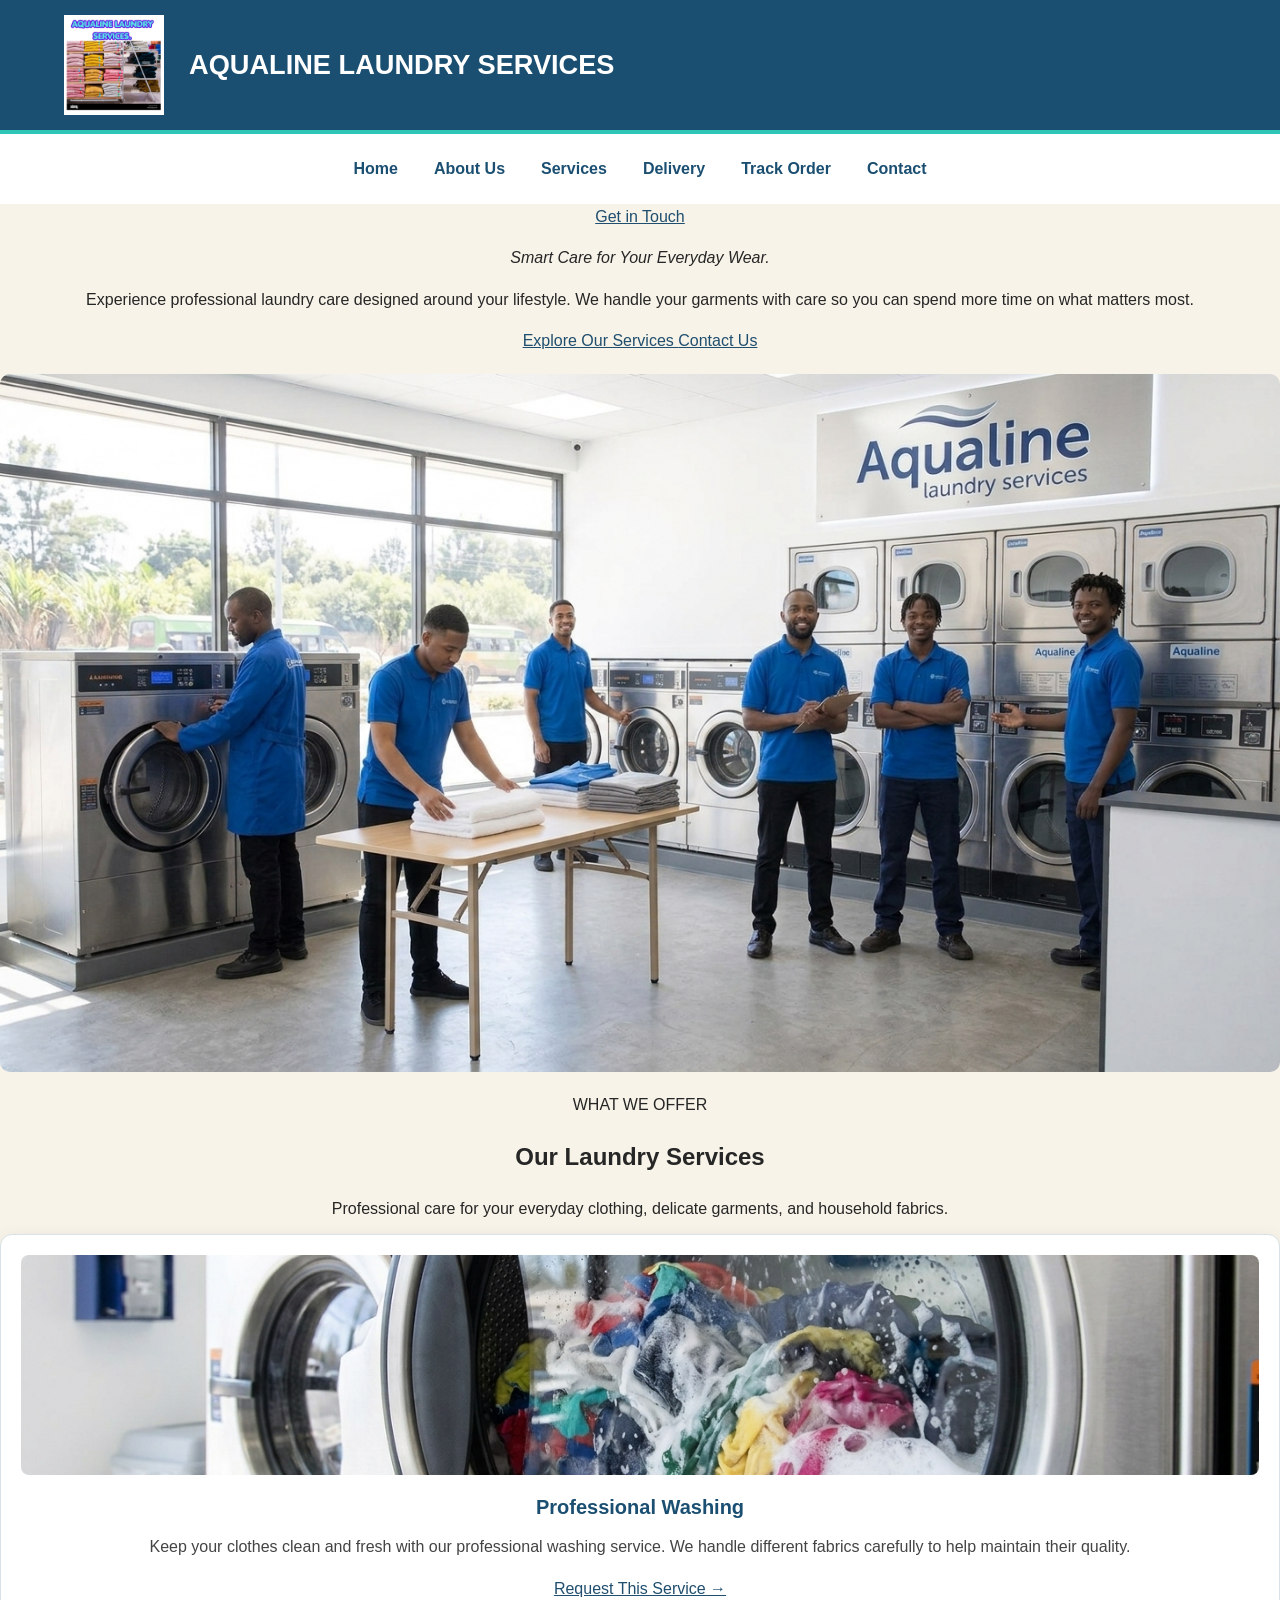
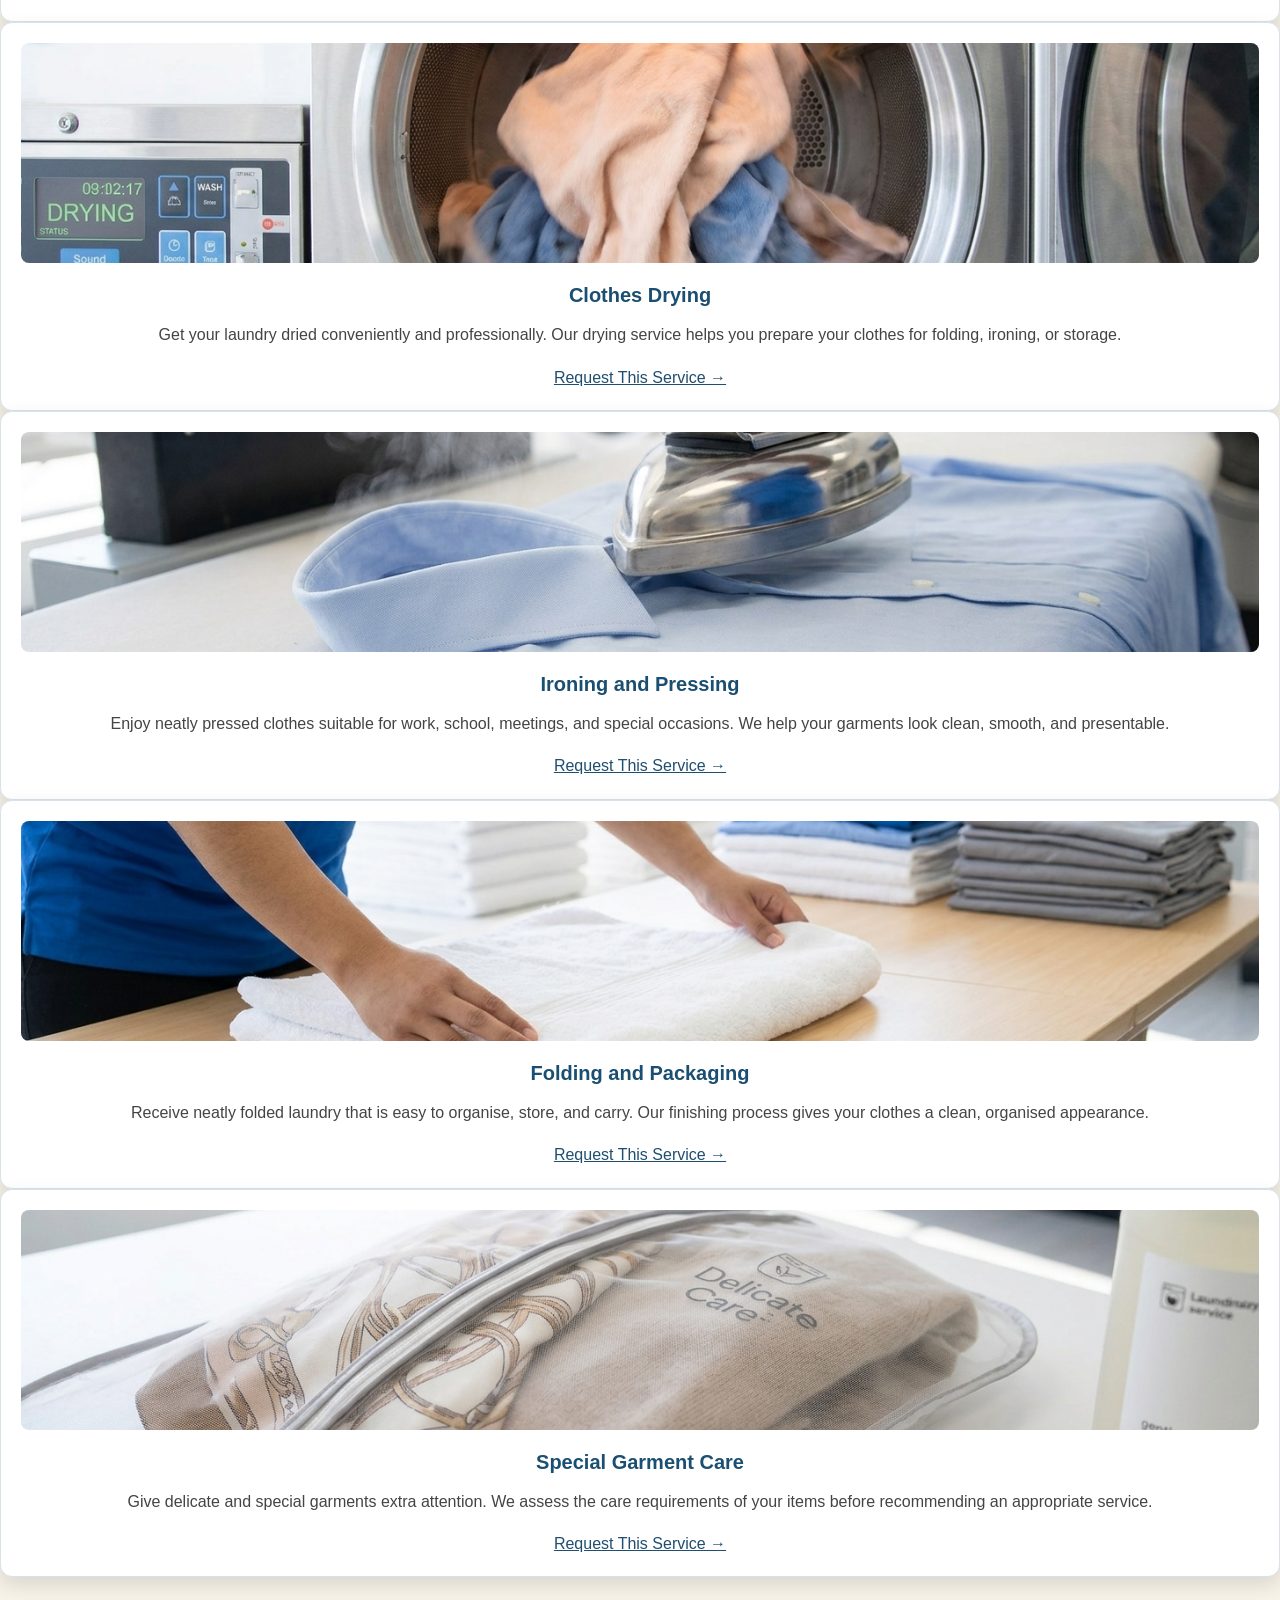
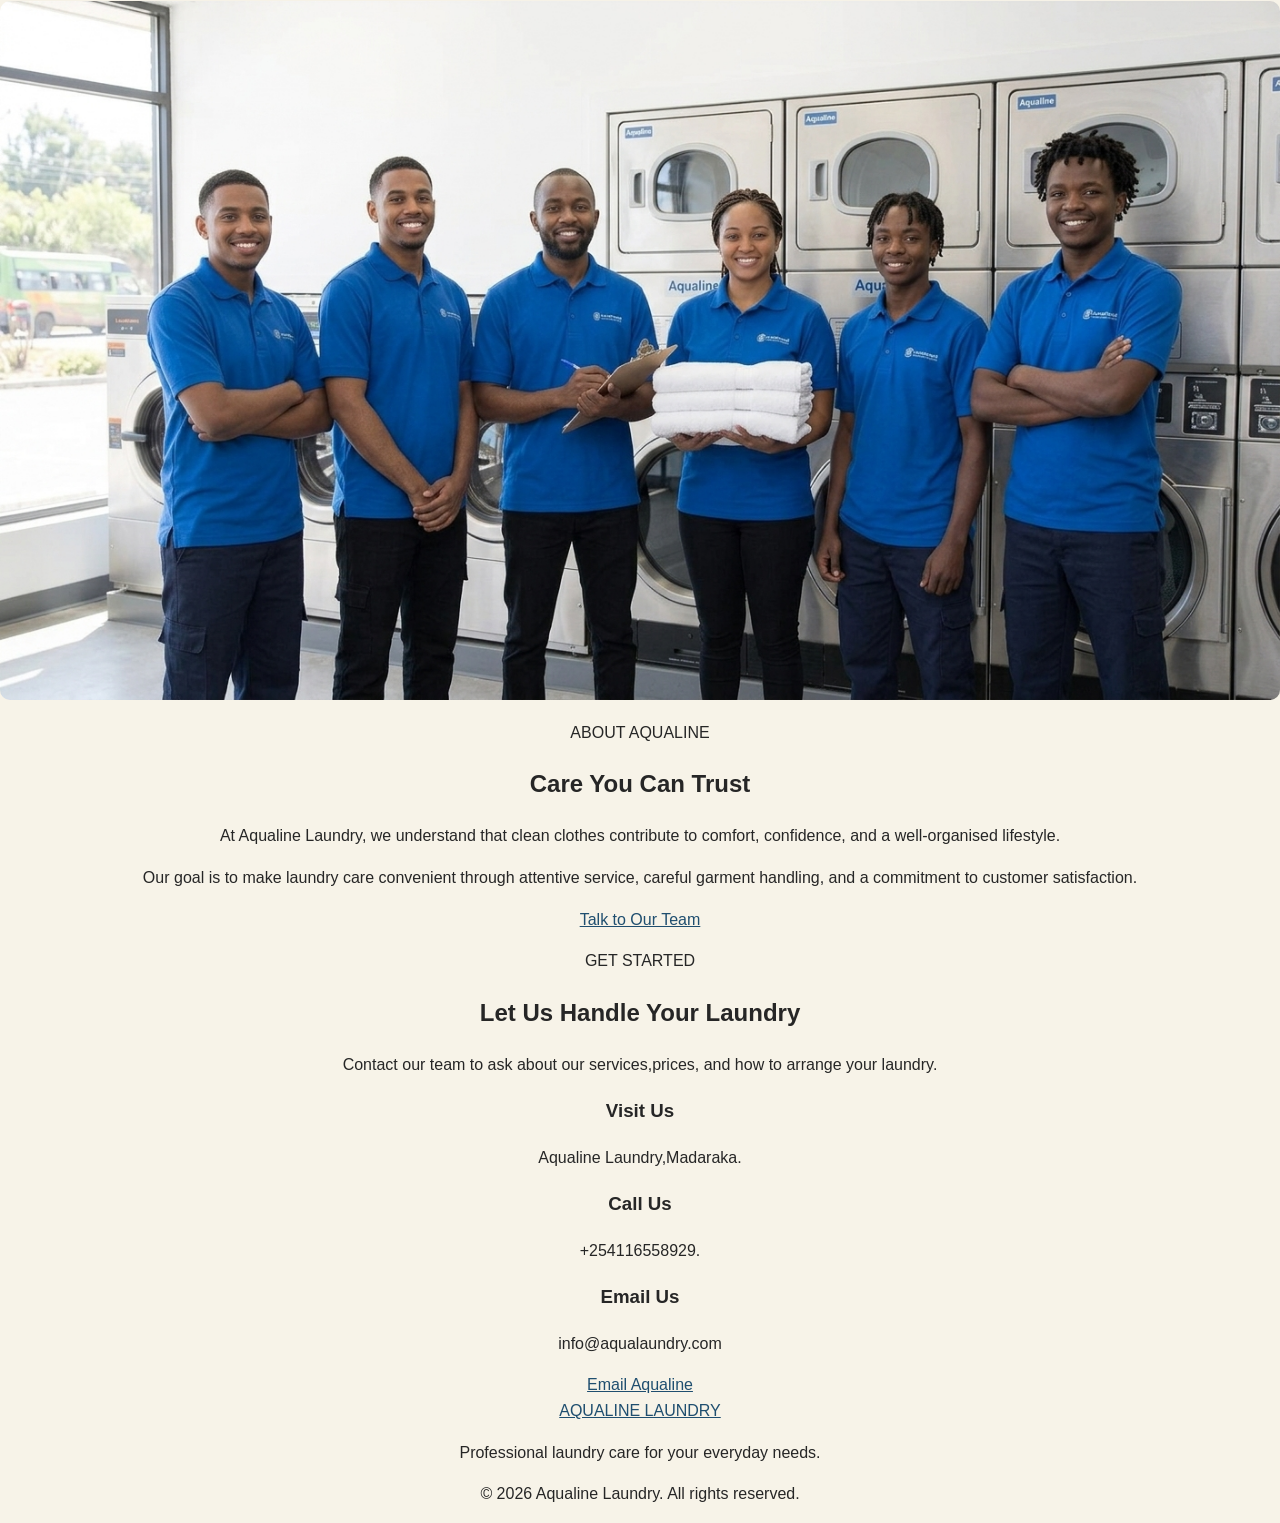
<file: index.html>
<!DOCTYPE html>
<html lang="en">
<head>
    <meta charset="UTF-8">
    <meta name="viewport" content="width=device-width, initial-scale=1.0">
 <title>Home page|Aqualine Laundry Services.</title>
    <link rel="icon" type="image/png" href="img/logo.png">

    <meta name="description" content="Aqualine Laundry offers professional laundry, washing, drying, ironing, and garment care services.">
<link rel="stylesheet" href="style1.css">
<script src="js/script.js" defer></script>
</head>
<body>
<header class="site-header">
    <a href="index.html" class="brand-logo">
        <img src="img/logo.png" alt="Aqualine Laundry Logo">
    </a>

    <h1>AQUALINE LAUNDRY SERVICES</h1>
</header>

<nav class="main-navigation" aria-label="Main navigation">
    <ul>
        <li><a href="index.html">Home</a></li>
        <li><a href="about.html">About Us</a></li>
        <li><a href="services.html">Services</a></li>
        <li><a href="delivery.html">Delivery</a></li>
        <li><a href="tracking.html">Track Order</a></li>
        <li><a href="contact.html">Contact</a></li>
    </ul>
</nav>
    <main>
        <a href="#contact" class="header-button">
                Get in Touch
            </a>
<section class="hero-section" id="home">
            <div class="container hero-content">
<div class="hero-text">
 <p><i>Smart Care for Your Everyday Wear.</i></p>
                    <p class="hero-description">
                        Experience professional laundry care designed
                        around your lifestyle. We handle your garments
                        with care so you can spend more time on what
                        matters most.
                    </p>
                    <div class="hero-buttons">
                        <a href="#services" class="primary-button">
                            Explore Our Services
                        </a>

                        <a href="#contact" class="secondary-button">
                            Contact Us
                        </a>
                    </div>
                </div>

                <div class="hero-visual">
                    <img
                        src="img/laundry-hero.jpg"
                        alt="Clean, freshly folded laundry"
                        class="hero-image"
                    >
                </div>

            </div>
        </section>


        <!-- ================= SERVICES / PRODUCTS ================= -->
        <section class="services-section" id="services">
            <div class="container">

                <div class="section-heading">
                    <p class="section-label">WHAT WE OFFER</p>

                    <h2>Our Laundry Services</h2>

                    <p>
                        Professional care for your everyday clothing,
                        delicate garments, and household fabrics.
                    </p>
                </div>


                <!-- Service 1 -->
                <div class="services-grid">

                    <article class="service-card">
                        <div class="service-visual">
                            <img
                                src="img/washing-service.jpg"
                                alt="Clothes being washed"
                                class="service-image"
                            >
                        </div>

                        <div class="service-content">
                            <h3>Professional Washing</h3>

                            <p>
                                Keep your clothes clean and fresh with
                                our professional washing service. We
                                handle different fabrics carefully to
                                help maintain their quality.
                            </p>

                            <a href="#contact" class="service-link">
                                Request This Service &rarr;
                            </a>
                        </div>
                    </article>


                    <!-- Service 2 -->
                    <article class="service-card">
                        <div class="service-visual">
                            <img
                                src="img/drying-service.jpg"
                                alt="Fresh laundry drying"
                                class="service-image"
                            >
                        </div>

                        <div class="service-content">
                            <h3>Clothes Drying</h3>

                            <p>
                                Get your laundry dried conveniently
                                and professionally. Our drying service
                                helps you prepare your clothes for
                                folding, ironing, or storage.
                            </p>

                            <a href="#contact" class="service-link">
                                Request This Service &rarr;
                            </a>
                        </div>
                    </article>


                    <!-- Service 3 -->
                    <article class="service-card">
                        <div class="service-visual">
                            <img
                                src="img/ironing-service.jpg"
                                alt="Professionally ironed clothes"
                                class="service-image"
                            >
                        </div>

                        <div class="service-content">
                            <h3>Ironing and Pressing</h3>

                            <p>
                                Enjoy neatly pressed clothes suitable
                                for work, school, meetings, and special
                                occasions. We help your garments look
                                clean, smooth, and presentable.
                            </p>

                            <a href="#contact" class="service-link">
                                Request This Service &rarr;
                            </a>
                        </div>
                    </article>


                    <!-- Service 4 -->
                    <article class="service-card">
                        <div class="service-visual">
                            <img
                                src="img/folding-service.jpg"
                                alt="Clean clothes folded neatly"
                                class="service-image"
                            >
                        </div>

                        <div class="service-content">
                            <h3>Folding and Packaging</h3>

                            <p>
                                Receive neatly folded laundry that
                                is easy to organise, store, and carry.
                                Our finishing process gives your
                                clothes a clean, organised appearance.
                            </p>

                            <a href="#contact" class="service-link">
                                Request This Service &rarr;
                            </a>
                        </div>
                    </article>


                    <!-- Service 5 -->
                    <article class="service-card">
                        <div class="service-visual">
                            <img
                                src="img/garment-care.jpg"
                                alt="Clothing being handled carefully"
                                class="service-image"
                            >
                        </div>

                        <div class="service-content">
                            <h3>Special Garment Care</h3>

                            <p>
                                Give delicate and special garments
                                extra attention. We assess the care
                                requirements of your items before
                                recommending an appropriate service.
                            </p>

                            <a href="#contact" class="service-link">
                                Request This Service &rarr;
                            </a>
                        </div>
                    </article>

                </div>
            </div>
        </section>


        <!-- ================= ABOUT SECTION ================= -->
        <section class="about-section" id="about">
            <div class="container about-content">

                <div class="about-visual">
                    <img
                        src="img/laundry-team.jpg"
                        alt="Laundry professionals at work"
                        class="about-image"
                    >
                </div>

                <div class="about-text">
                    <p class="section-label">ABOUT AQUALINE</p>

                    <h2>Care You Can Trust</h2>

                    <p>
                        At Aqualine Laundry, we understand that clean
                        clothes contribute to comfort, confidence, and
                        a well-organised lifestyle.
                    </p>

                    <p>
                        Our goal is to make laundry care convenient
                        through attentive service, careful garment
                        handling, and a commitment to customer
                        satisfaction.
                    </p>

                    <a href="#contact" class="primary-button">
                        Talk to Our Team
                    </a>
                </div>

            </div>
        </section>


        <!-- ================= CONTACT SECTION ================= -->
        <section class="contact-section" id="contact">
            <div class="container contact-content">

                <div class="section-heading">
                    <p class="section-label">GET STARTED</p>

                    <h2>Let Us Handle Your Laundry</h2>
<p>Contact our team to ask about our services,prices, and how to arrange your laundry.</p>
                </div>
<div class="contact-details">

<div class="contact-item">
<h3>Visit Us</h3>
<p>Aqualine Laundry,Madaraka.</p>
</div>
<div class="contact-item">
                        <h3>Call Us</h3>
                        <p>+254116558929.</p>
                    </div>
 <div class="contact-item">
                        <h3>Email Us</h3>
                        <p>info@aqualaundry.com</p>
                    </div>
 </div>
 <a href="Ochieng:info@aqualaundry.com" class="primary-button">
                    Email Aqualine
                </a>
             </div>
        </section>
  </main>
    <footer class="site-footer">
        <div class="container footer-content">

            <a href="#home" class="footer-logo">
                AQUALINE LAUNDRY
            </a>

            <p>
                Professional laundry care for your everyday needs.
            </p>

            <p class="copyright">
                &copy; 2026 Aqualine Laundry. All rights reserved.
            </p>

        </div>
    </footer>

</body>
</html>
</file>
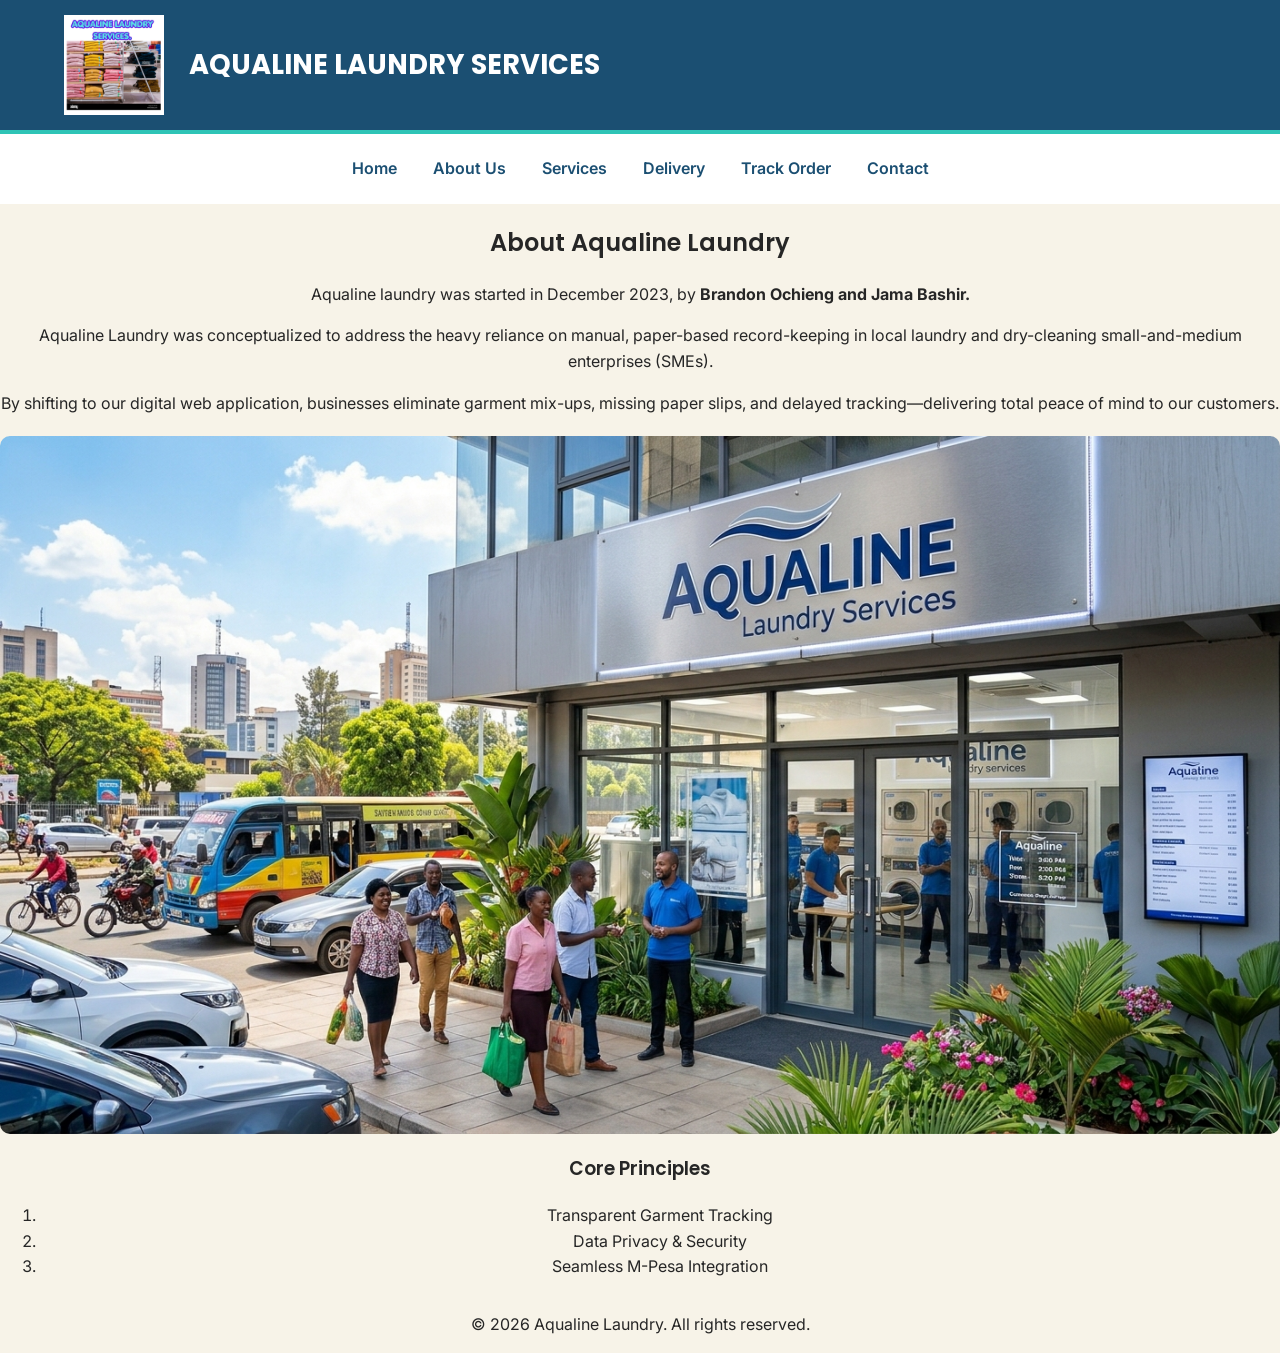
<file: about.html>
<!DOCTYPE html>
<html lang="en">
<head>
    <meta charset="UTF-8">
    <meta name="viewport" content="width=device-width, initial-scale=1.0">
    <title>About Us|Aqualine Laundry Services.</title>
  <link rel="icon" type="image/png" href="img/logo.png">
<link rel="preconnect" href="https://fonts.googleapis.com">
<link rel="preconnect" href="https://fonts.gstatic.com" crossorigin>
<link href="https://fonts.googleapis.com/css2?family=Inter:wght@300;400;500;600;700&family=Poppins:wght@300;400;500;600;700;800&display=swap" rel="stylesheet">
    <link rel="stylesheet" href="style1.css">
</head>
<body>
<header class="site-header">
    <a href="index.html" class="brand-logo">
        <img src="img/logo.png" alt="Aqualine Laundry Logo">
    </a>

    <h1>AQUALINE LAUNDRY SERVICES</h1>
</header>

<nav class="main-navigation" aria-label="Main navigation">
    <ul>
        <li><a href="index.html">Home</a></li>
        <li><a href="about.html">About Us</a></li>
        <li><a href="services.html">Services</a></li>
        <li><a href="delivery.html">Delivery</a></li>
        <li><a href="tracking.html">Track Order</a></li>
        <li><a href="contact.html">Contact</a></li>
    </ul>
</nav>
    <main>
        <h2>About Aqualine Laundry</h2>
        <p>Aqualine laundry was started in December 2023, by <strong>Brandon Ochieng and Jama Bashir.</strong></p>
        <p>Aqualine Laundry was conceptualized to address the heavy reliance on manual, paper-based record-keeping in local laundry and dry-cleaning small-and-medium enterprises (SMEs).</p>
        <p>By shifting to our digital web application, businesses eliminate garment mix-ups, missing paper slips, and delayed tracking—delivering total peace of mind to our customers.</p>
        
        <!-- Storefront Image placed prominently within the main body -->
        <div class="hero-image-container">
            <img src="img/laundry-exterior.jpg" alt="Aqualine Laundry Services - Outside View" class="featured-img">
        </div>
          <h3>Core Principles</h3>
        <ol>
            <li>Transparent Garment Tracking</li>
            <li>Data Privacy & Security</li>
            
            <li>Seamless M-Pesa Integration</li>
        
        </ol>
        
    </main>
    <footer>
        <p>&copy; 2026 Aqualine Laundry. All rights reserved.</p>
    </footer>
</body>
</html>
</file>
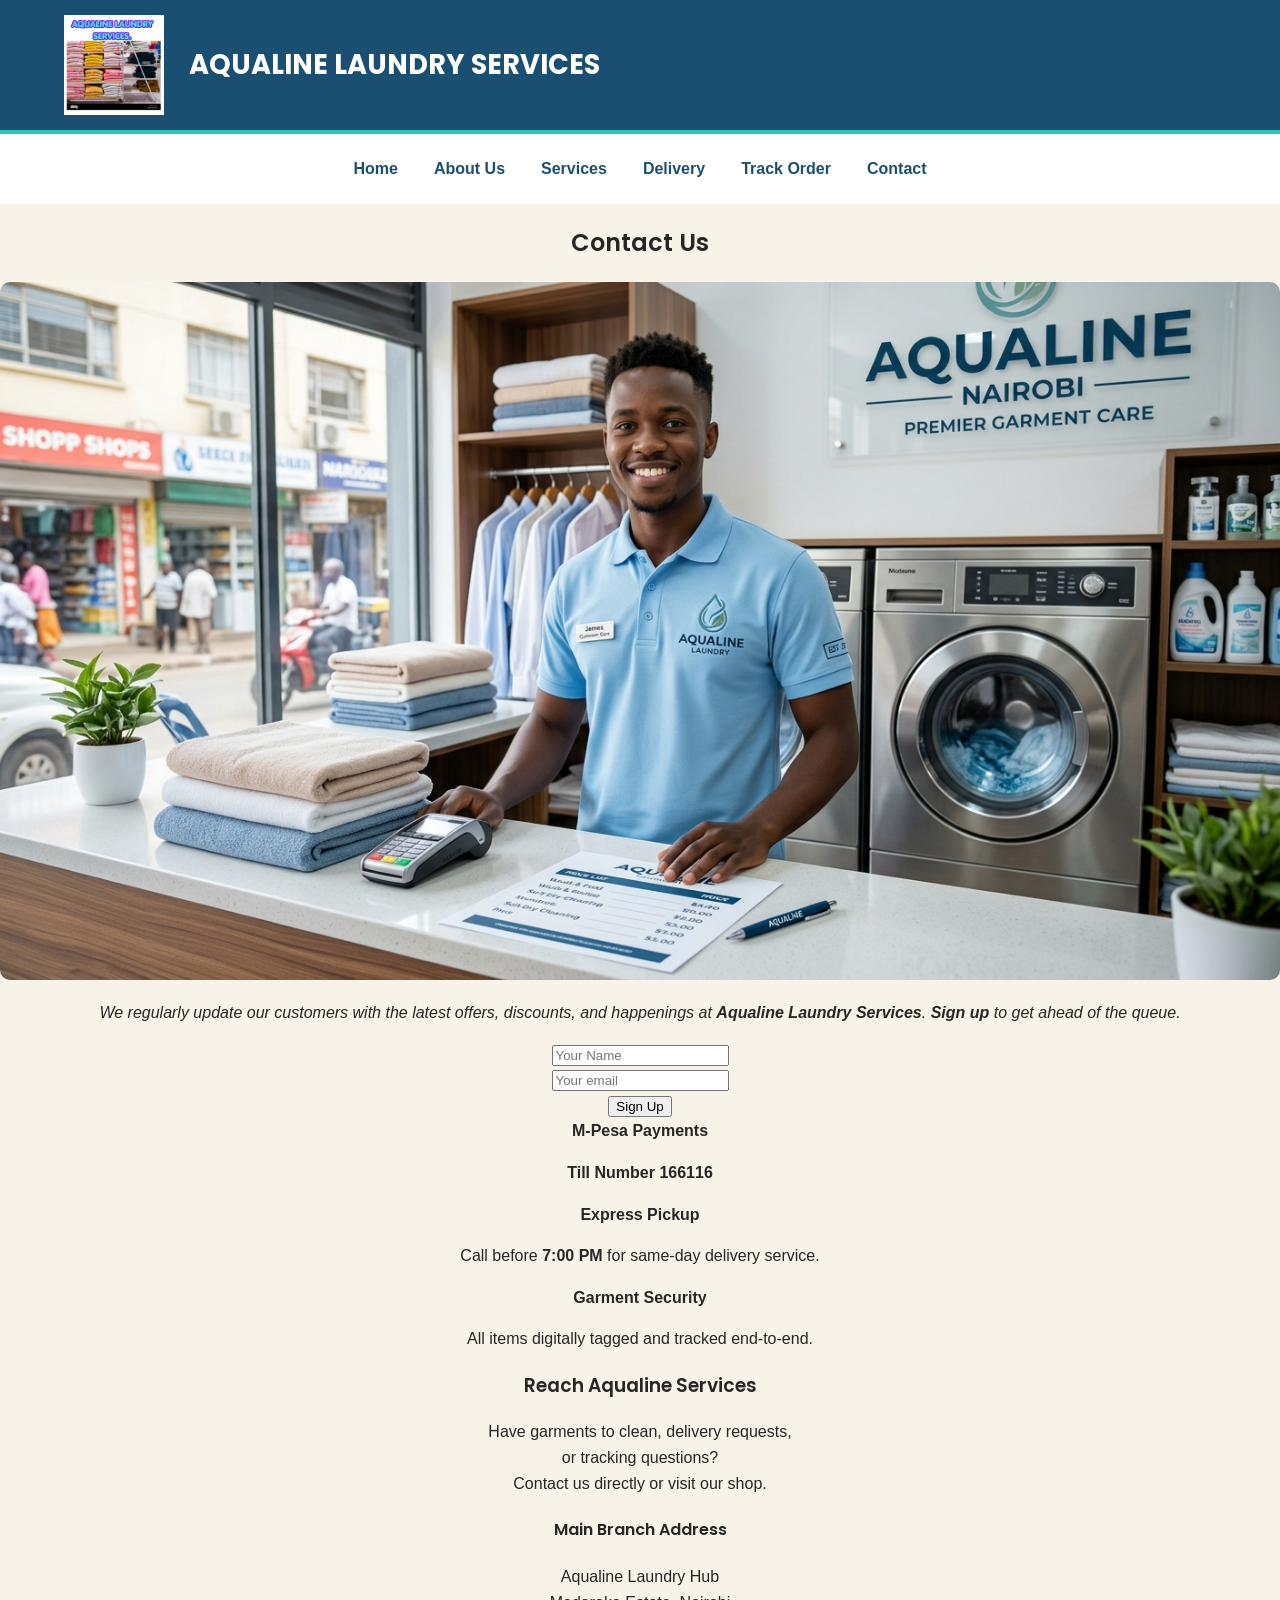
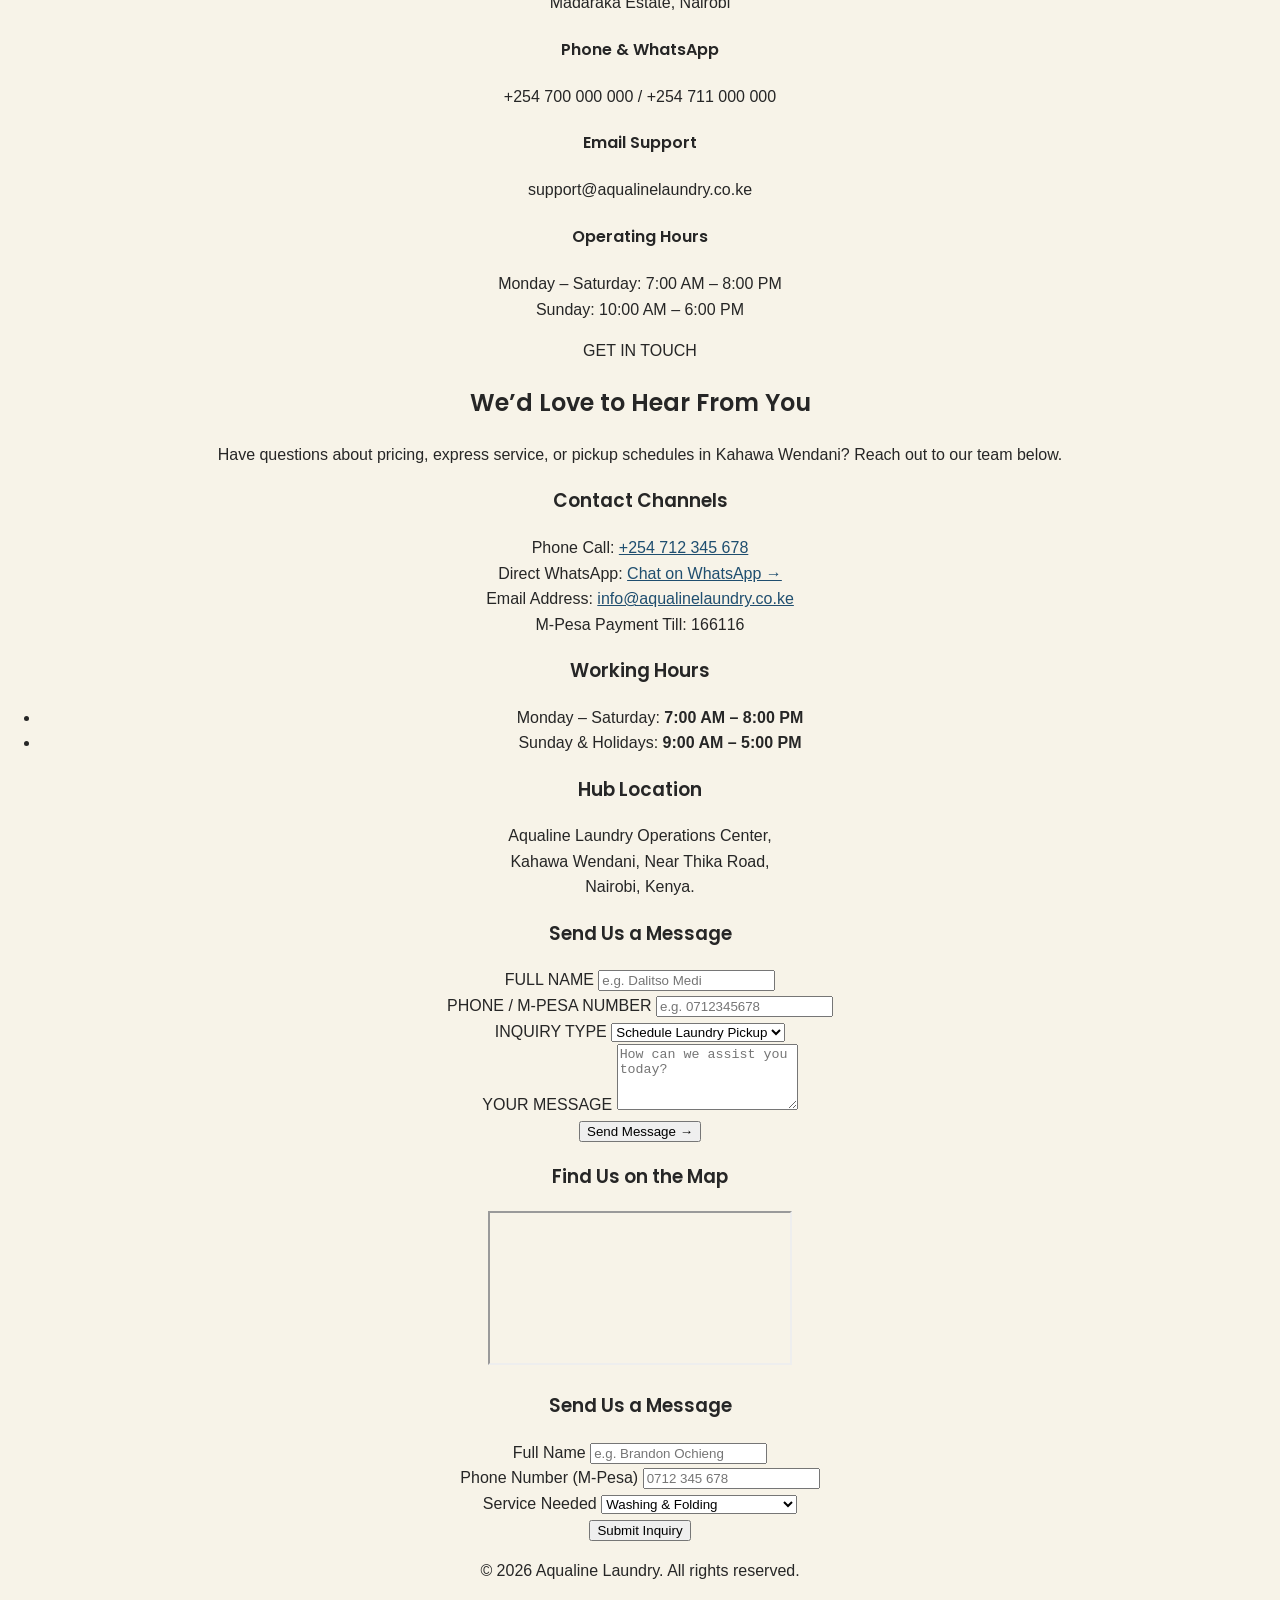
<file: contact.html>
<!DOCTYPE html>
<html lang="en">
<head>
    <meta charset="UTF-8">
    <meta name="viewport" content="width=device-width, initial-scale=1.0">
    <title>Contact Us|Aqualine Laundry Services.</title>
    <link rel="icon" type="image/png" href="img/logo.png">
    <link rel="preconnect" href="https://fonts.googleapis.com">
    <link rel="preconnect" href="https://fonts.gstatic.com" crossorigin>
    <link href="https://fonts.googleapis.com/css2?family=Poppins:wght@300;400;500;600;700&display=swap" rel="stylesheet">
    <link rel="stylesheet" href="style1.css">
</head>
<body>
<header class="site-header">
    <a href="index.html" class="brand-logo">
        <img src="img/logo.png" alt="Aqualine Laundry Logo">
    </a>

    <h1>AQUALINE LAUNDRY SERVICES</h1>
</header>

<nav class="main-navigation" aria-label="Main navigation">
    <ul>
        <li><a href="index.html">Home</a></li>
        <li><a href="about.html">About Us</a></li>
        <li><a href="services.html">Services</a></li>
        <li><a href="delivery.html">Delivery</a></li>
        <li><a href="tracking.html">Track Order</a></li>
        <li><a href="contact.html">Contact</a></li>
    </ul>
</nav>
    <main>
        <h2>Contact Us</h2>

        <!-- Horizontal Quick Payment & Service Bar -->
        <section class="payment-notes-bar">
            <div class="note-item">
                <span class="note-icon"></span>
                <div>
              <div class="hero-visual">
                    <img src="img/contact.jpg" alt="Clean, freshly folded laundry at Aqualine Hub" class="hero-image">
                </div>
            </div>

    <section class="newsletter-card">
    <p><i> We regularly update our customers with the latest offers, discounts, and happenings at <strong>Aqualine Laundry Services</strong>.<b> Sign up </b>to get ahead of the queue.</i></p>
 <form action="#" method="POST" class="newsletter-form">
        <div class="form-group">
            <input type="text" name="name" placeholder="Your Name" required>
        </div>
<div class="form-group">
<input type="email" name="email" placeholder="Your email" required>
</div>
<button type="submit" class="btn-signup">Sign Up</button>
    </form>
</section>
                    <strong>M-Pesa Payments</strong>
                    <p><b>Till Number 166116</b></p>
                </div>
            </div>
            <div class="note-item">
                <span class="note-icon"></span>
                <div>
                    <strong>Express Pickup</strong>
                    <p>Call before <strong>7:00 PM</strong> for same-day delivery service.</p>
                </div>
            </div>
            <div class="note-item">
                <span class="note-icon"></span>
                <div>
                    <strong>Garment Security</strong>
                    <p>All items digitally tagged and tracked end-to-end.</p>
                </div>
            </div>
        </section>

        <!-- Main Form & Details Grid -->
        <div class="contact-page-container">
            <!-- Direct Contact Details -->
            <section class="contact-info-card">
                <h3>Reach Aqualine Services</h3>
                <p>Have garments to clean, delivery requests,<br> or tracking questions?<br> Contact us directly or visit our shop.</p>
                
                <div class="info-group">
                    <div class="info-item">
                        <h4>Main Branch Address</h4>
                        <p>Aqualine Laundry Hub<br>Madaraka Estate, Nairobi</p>
                    </div>
                    <div class="info-item">
                        <h4>Phone & WhatsApp</h4>
                        <p>+254 700 000 000 / +254 711 000 000</p>
                    </div>
                    <div class="info-item">
                        <h4> Email Support</h4>
                        <p>support@aqualinelaundry.co.ke</p>
                    </div>
                    <div class="info-item">
                        <h4>Operating Hours</h4>
                        <p>Monday – Saturday: 7:00 AM – 8:00 PM<br>Sunday: 10:00 AM – 6:00 PM</p>
                    </div>
                </div>
            </section>
            <section class="contact-section">
    <div class="contact-header">
        <p class="section-label">GET IN TOUCH</p>
        <h2>We’d Love to Hear From You</h2>
        <p class="section-subtext">Have questions about pricing, express service, or pickup schedules in Kahawa Wendani? Reach out to our team below.</p>
    </div>

    <div class="contact-grid">
        <!-- Left Column: Contact Cards -->
        <div class="contact-cards-container">
            <!-- Card 1: Channels -->
            <div class="contact-card card-aqua">
                <h3>Contact Channels</h3>
                <div class="contact-detail">
                    <span class="detail-label">Phone Call:</span>
                    <a href="tel:0712345678" class="contact-link">+254 712 345 678</a>
                </div>
                <div class="contact-detail">
                    <span class="detail-label">Direct WhatsApp:</span>
                    <a href="https://wa.me/254712345678?text=Hello%20Aqualine%20Laundry,%20I%20have%20an%20inquiry" target="_blank" class="whatsapp-link">Chat on WhatsApp &rarr;</a>
                </div>
                <div class="contact-detail">
                    <span class="detail-label">Email Address:</span>
                    <a href="mailto:info@aqualinelaundry.co.ke" class="contact-link">info@aqualinelaundry.co.ke</a>
                </div>
                <div class="contact-detail">
                    <span class="detail-label">M-Pesa Payment Till:</span>
                    <span class="till-highlight">166116</span>
                </div>
            </div>

            <!-- Card 2: Operating Hours -->
            <div class="contact-card card-blue">
                <h3>Working Hours</h3>
                <ul class="hours-list">
                    <li><span>Monday – Saturday:</span> <strong>7:00 AM – 8:00 PM</strong></li>
                    <li><span>Sunday & Holidays:</span> <strong>9:00 AM – 5:00 PM</strong></li>
                </ul>
            </div>

            <!-- Card 3: Location -->
            <div class="contact-card card-aqua">
                <h3>Hub Location</h3>
                <p class="location-text">
                    Aqualine Laundry Operations Center,<br>
                    Kahawa Wendani, Near Thika Road,<br>
                    Nairobi, Kenya.
                </p>
            </div>
        </div>

        <!-- Right Column: Form -->
        <div class="contact-form-card">
            <h3>Send Us a Message</h3>
            <form id="contactForm" action="#" method="POST">
                <div class="form-group">
                    <label for="fullName">FULL NAME</label>
                    <input type="text" id="fullName" name="fullName" placeholder="e.g. Dalitso Medi" required>
                </div>

                <div class="form-group">
                    <label for="phoneNumber">PHONE / M-PESA NUMBER</label>
                    <input type="tel" id="phoneNumber" name="phoneNumber" placeholder="e.g. 0712345678" required>
                </div>

                <div class="form-group">
                    <label for="subject">INQUIRY TYPE</label>
                    <select id="subject" name="subject">
                        <option value="Schedule Pickup">Schedule Laundry Pickup</option>
                        <option value="General Inquiry">General Inquiry</option>
                        <option value="Order Tracking">Order Status Inquiry</option>
                        <option value="Feedback">Feedback / Complaint</option>
                    </select>
                </div>

                <div class="form-group">
                    <label for="message">YOUR MESSAGE</label>
                    <textarea id="message" name="message" rows="4" placeholder="How can we assist you today?" required></textarea>
                </div>

                <button type="submit" class="btn-send-message">Send Message &rarr;</button>
            </form>
        </div>
    </div>

    <!-- Map Container -->
    <div class="map-section">
        <h3>Find Us on the Map</h3>
        <div class="map-frame-wrapper">
            <iframe 
                src="https://www.google.com/maps/embed?pb=!1m18!1m12!1m3!1d15955.772522774681!2d36.9200!3d-1.2000!2m3!1f0!2f0!3f0!3m2!1i1024!2i768!4f13.1!3m3!1m2!1s0x182f3f773b06456f%3A0xb30db43d4e73b22!2sMadaraka%20Estate!5e0!3m2!1sen!2ske!4v1700000000000!5m2!1sen!2ske" 
                allowfullscreen="" 
                loading="lazy">
            </iframe>
        </div>
    </div>
</section>

            <!-- Customer Message & Order Form -->
            <section class="contact-form-section">
                <h3>Send Us a Message</h3>
                <form action="#" method="POST" class="aqualine-form">
                    <div class="form-group">
                        <label for="fullname">Full Name</label>
                        <input type="text" id="fullname" name="fullname" placeholder="e.g. Brandon Ochieng" required>
                    </div>

                    <div class="form-group">
                        <label for="phone">Phone Number (M-Pesa)</label>
                        <input type="tel" id="phone" name="phone" placeholder="0712 345 678" required>
                    </div>

                    <div class="form-group">
                        <label for="service">Service Needed</label>
                        <select id="service" name="service">
                            <option value="wash-dry-fold">Washing & Folding</option>
                            <option value="ironing">Professional Pressing/Ironing</option>
                            <option value="garment-care">Special Garment Care</option>
                            <option value="pickup-delivery">Doorstep Pickup & Delivery</option>
                        </select>
                    </div>
                    </header>
                   
                    </div>

                    <button type="submit" class="btn-submit">Submit Inquiry</button>
                </form>
            </section>
        </div>
    </main>

    <footer>
        <p>&copy; 2026 Aqualine Laundry. All rights reserved.</p>
    </footer>
</body>
</html>
</file>
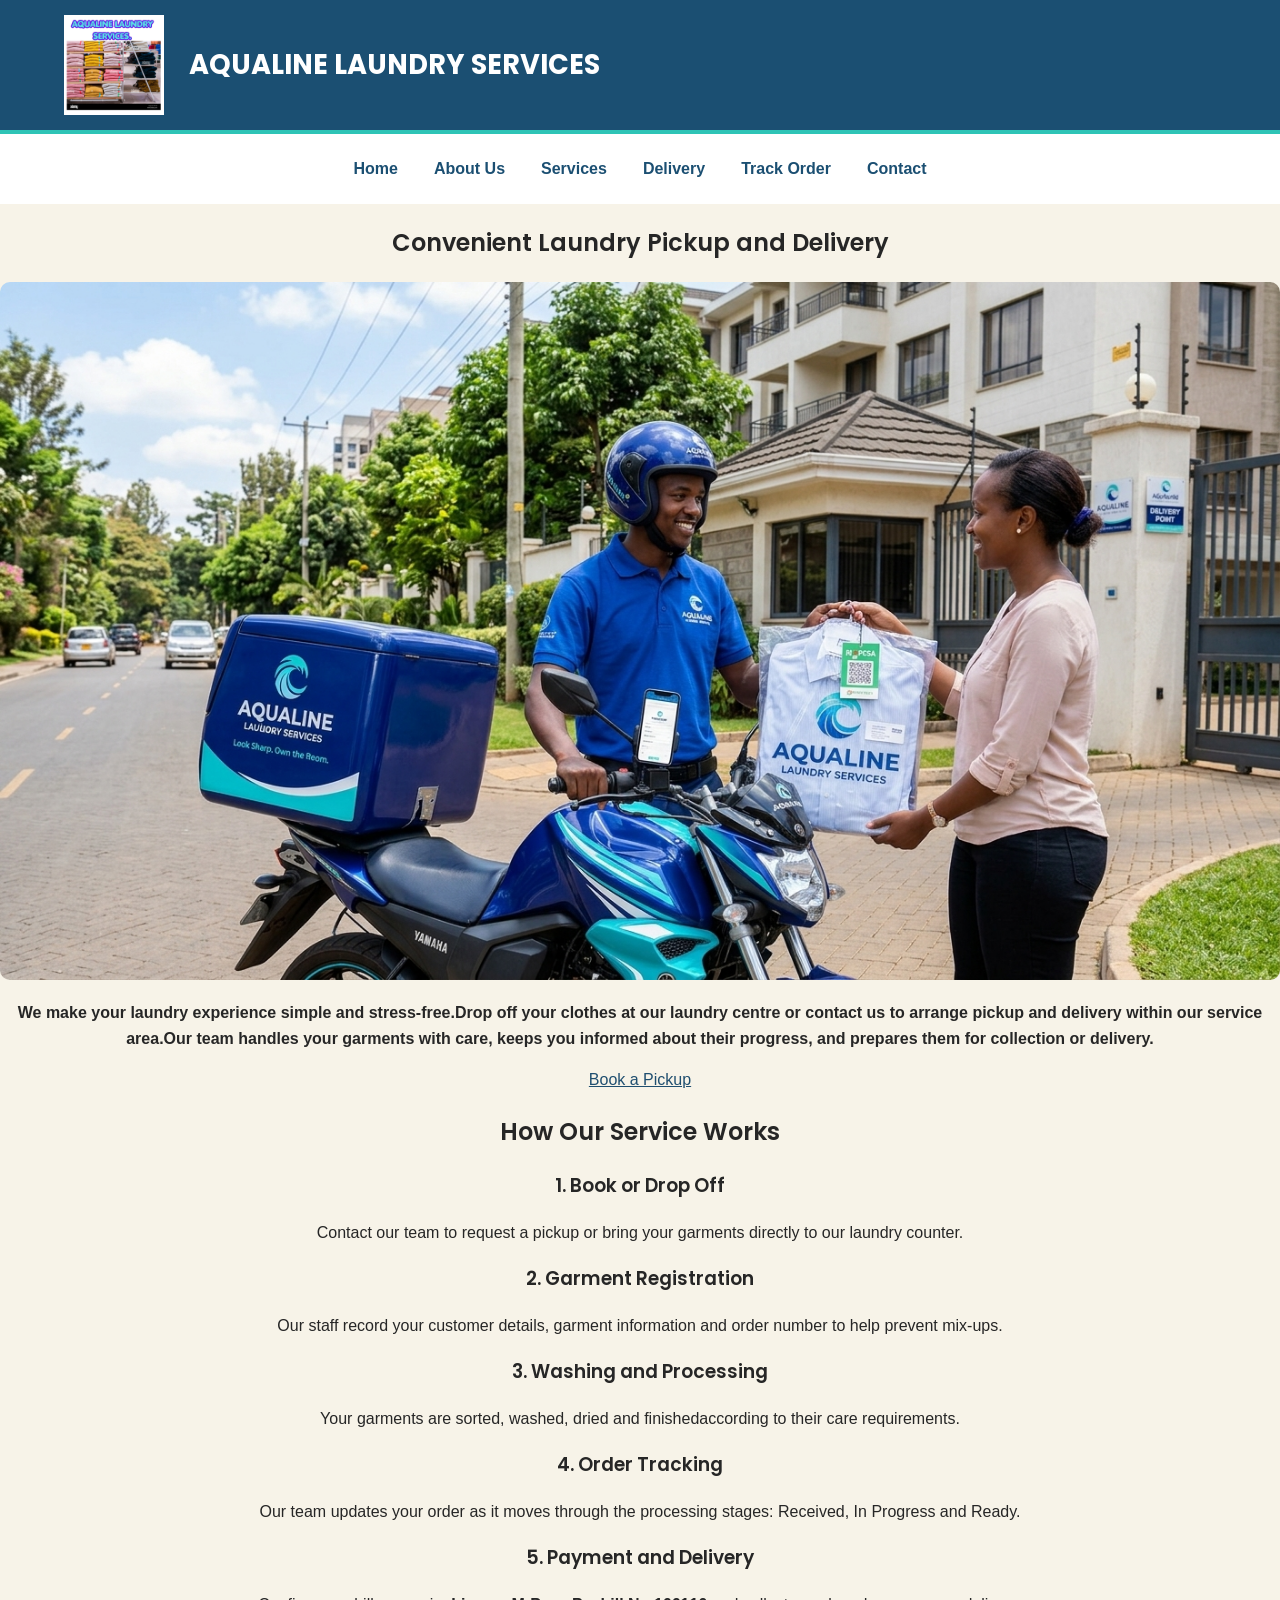
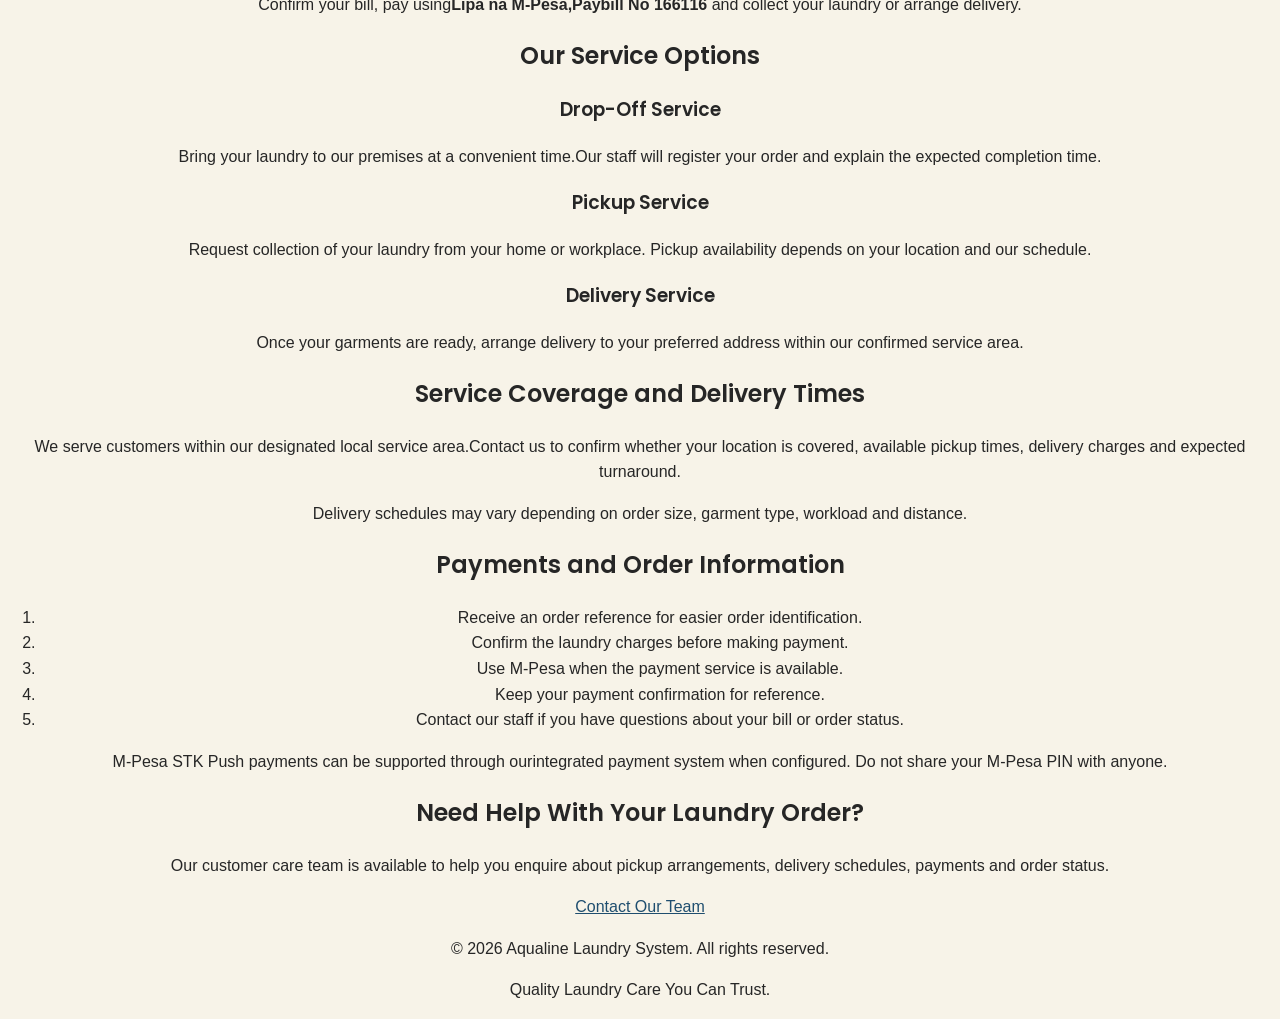
<file: delivery.html>
<!DOCTYPE html>
<html lang="en">
<head>
    <meta charset="UTF-8">
    <meta name="viewport" content="width=device-width, initial-scale=1.0">
<meta name="description" content="Aqualine Laundry System offers convenient laundry drop-off, pickup, delivery, garment tracking and secure M-Pesa payments.">
<title>Delivery Services|Aqualine Laundry Services.</title>
<link rel="icon" type="image/png" href="img/logo.png">
<link rel="preconnect" href="https://fonts.googleapis.com">
    <link rel="preconnect" href="https://fonts.gstatic.com" crossorigin>
    <link href="https://fonts.googleapis.com/css2?family=Poppins:wght@400;500;600;700&display=swap" rel="stylesheet">
<link rel="stylesheet" href="style1.css">
</head>
<body>
<header class="site-header">
    <a href="index.html" class="brand-logo">
        <img src="img/logo.png" alt="Aqualine Laundry Logo">
     
    </a>

    <h1>AQUALINE LAUNDRY SERVICES</h1>
</header>

<nav class="main-navigation" aria-label="Main navigation">
    <ul>
        <li><a href="index.html">Home</a></li>
        <li><a href="about.html">About Us</a></li>
        <li><a href="services.html">Services</a></li>
        <li><a href="delivery.html">Delivery</a></li>
        <li><a href="tracking.html">Track Order</a></li>
        <li><a href="contact.html">Contact</a></li>
    </ul>
</nav>
<main>
<section class="delivery-intro">
            <h2>Convenient Laundry Pickup and Delivery</h2>
                <img src="img/delivery-rider.jpg" alt="Aqualine Laundry Express Motorcycle Delivery" class="featured-img">
 <p><strong> We make your laundry experience simple and stress-free.Drop off your clothes at our laundry centre or contact us to arrange pickup and delivery within our service area.Our team handles your garments with care, keeps you informed about their progress, and prepares them for collection or delivery.</strong></p>
 <a href="contact.html" class="button">
                Book a Pickup</a>
                
        </section>
<section class="delivery-process">
            <h2>How Our Service Works</h2>
 <div class="service-step">
                <h3>1. Book or Drop Off</h3>
<p>Contact our team to request a pickup or bring your garments directly to our laundry counter.</p>
            </div>
 <div class="service-step">
                <h3>2. Garment Registration</h3>
<p> Our staff record your customer details, garment information  and order number to help prevent mix-ups. </p>
            </div>
 <div class="service-step">
                <h3>3. Washing and Processing</h3>
 <p> Your garments are sorted, washed, dried and finishedaccording to their care requirements. </p>
            </div>
 <div class="service-step">
                <h3>4. Order Tracking</h3>
<p>Our team updates your order as it moves through the processing stages: Received, In Progress and Ready. </p>
            </div>
 <div class="service-step">
                <h3>5. Payment and Delivery</h3>
                <p> Confirm your bill, pay using<strong>Lipa na M-Pesa,Paybill No 166116 </strong>and collect your laundry or arrange delivery. </p>
            </div>
        </section>
 <section class="delivery-options">
            <h2>Our Service Options</h2>
<div class="service-option">
                <h3>Drop-Off Service</h3>
<p> Bring your laundry to our premises at a convenient time.Our staff will register your order and explain the expected completion time.</p>
            </div>
<div class="service-option">
                <h3>Pickup Service</h3>
                <p>Request collection of your laundry from your home or workplace. Pickup availability depends on your location and our schedule. </p>
            </div>
<div class="service-option">
                <h3>Delivery Service</h3>
<p>Once your garments are ready, arrange delivery to your preferred address within our confirmed service area.</p>
            </div>
        </section>
 <aside class="service-coverage">
            <h2>Service Coverage and Delivery Times</h2>
<p>We serve customers within our designated local service area.Contact us to confirm whether your location is covered, available pickup times, delivery charges and expected turnaround. </p>
 <p>Delivery schedules may vary depending on order size, garment type, workload and distance. </p>
        </aside>
<section class="payment-information">
            <h2>Payments and Order Information</h2>
<ol>
 <li>Receive an order reference for easier order identification.</li>
<li>Confirm the laundry charges before making payment.</li>
<li>Use M-Pesa when the payment service is available.</li>
<li>Keep your payment confirmation for reference.</li>
<li>Contact our staff if you have questions about your bill or order status.</li>
            </ol>
<p> M-Pesa STK Push payments can be supported through ourintegrated payment system when configured. Do not share
 your M-Pesa PIN with anyone.</p>
</section>
<section class="customer-care">
<h2>Need Help With Your Laundry Order?</h2>
<p>Our customer care team is available to help you enquire about pickup arrangements, delivery schedules, payments and order status. </p>
<a href="contact.html" class="button"> Contact Our Team</a>
        </section>
 </main>
 <footer>
        <p>&copy; 2026 Aqualine Laundry System. All rights reserved.</p>
        <p>Quality Laundry Care You Can Trust.</p>
    </footer>
</body>
</html>
</file>
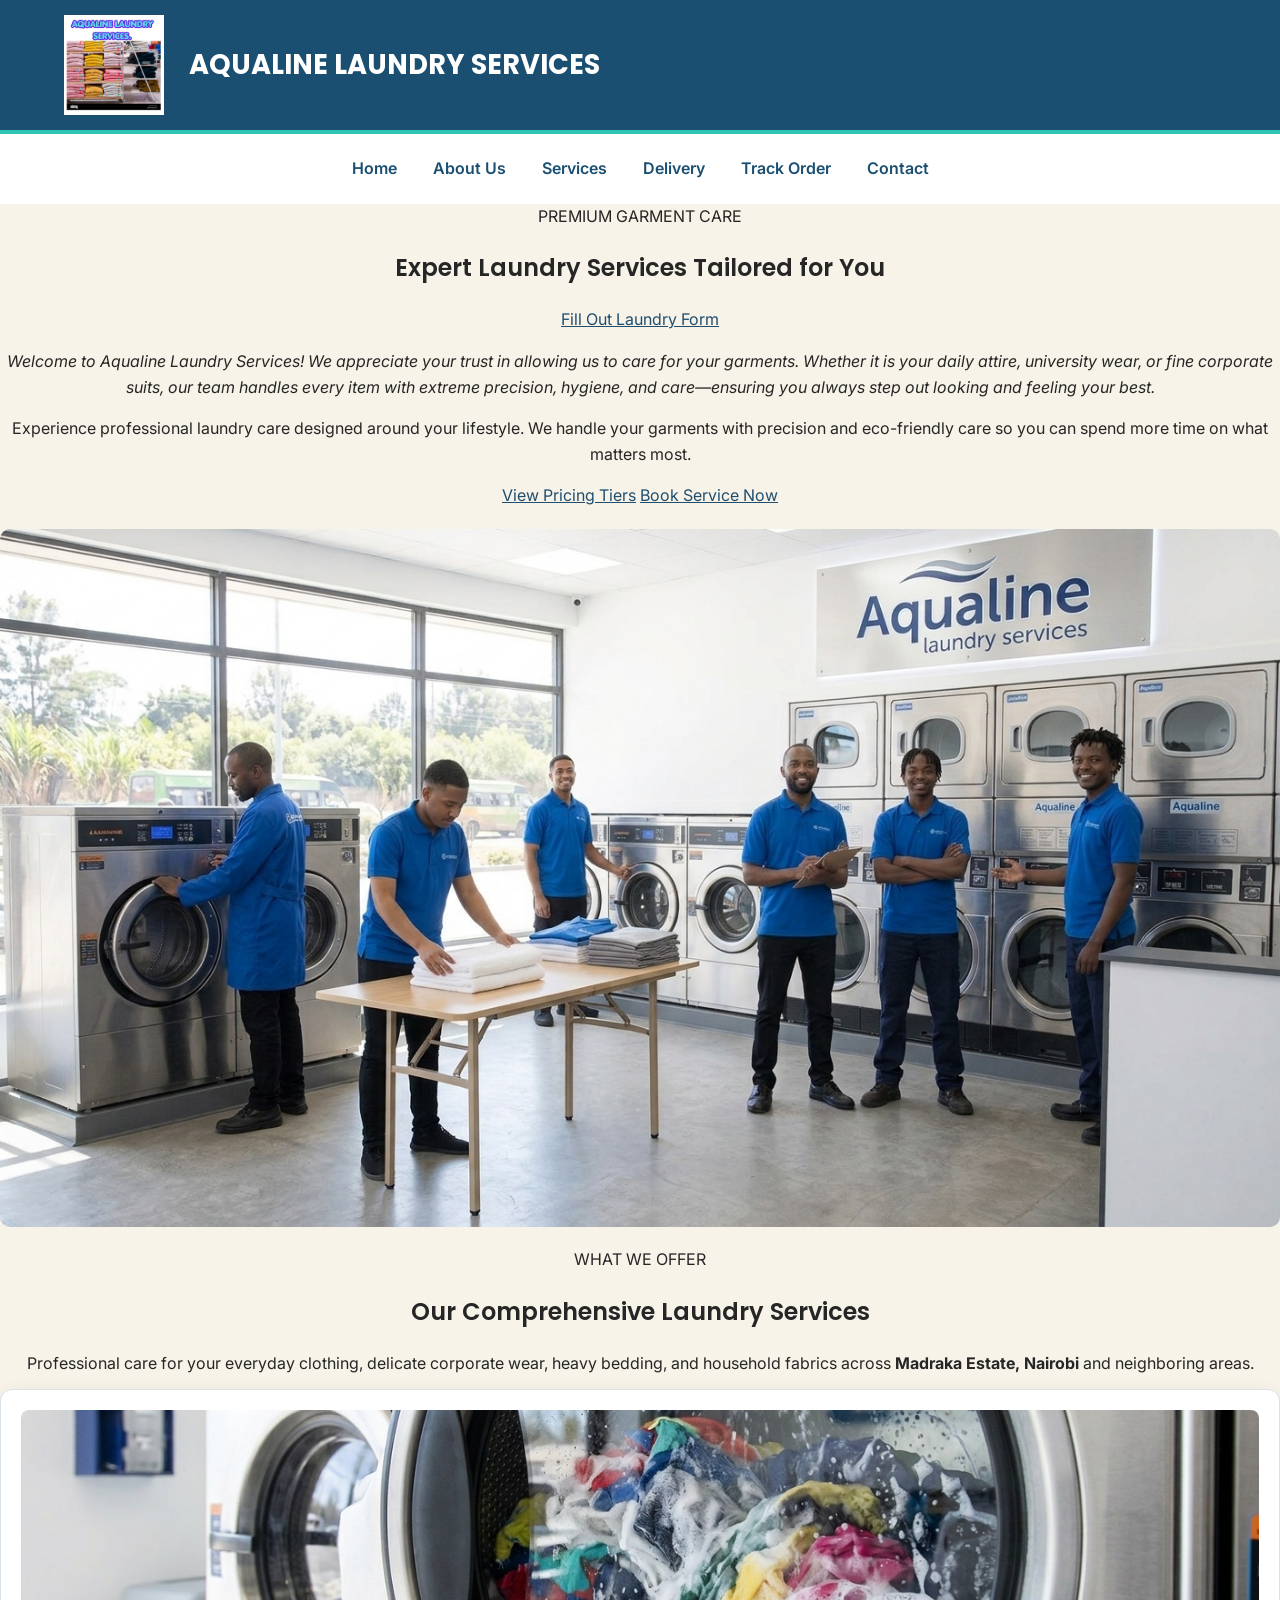
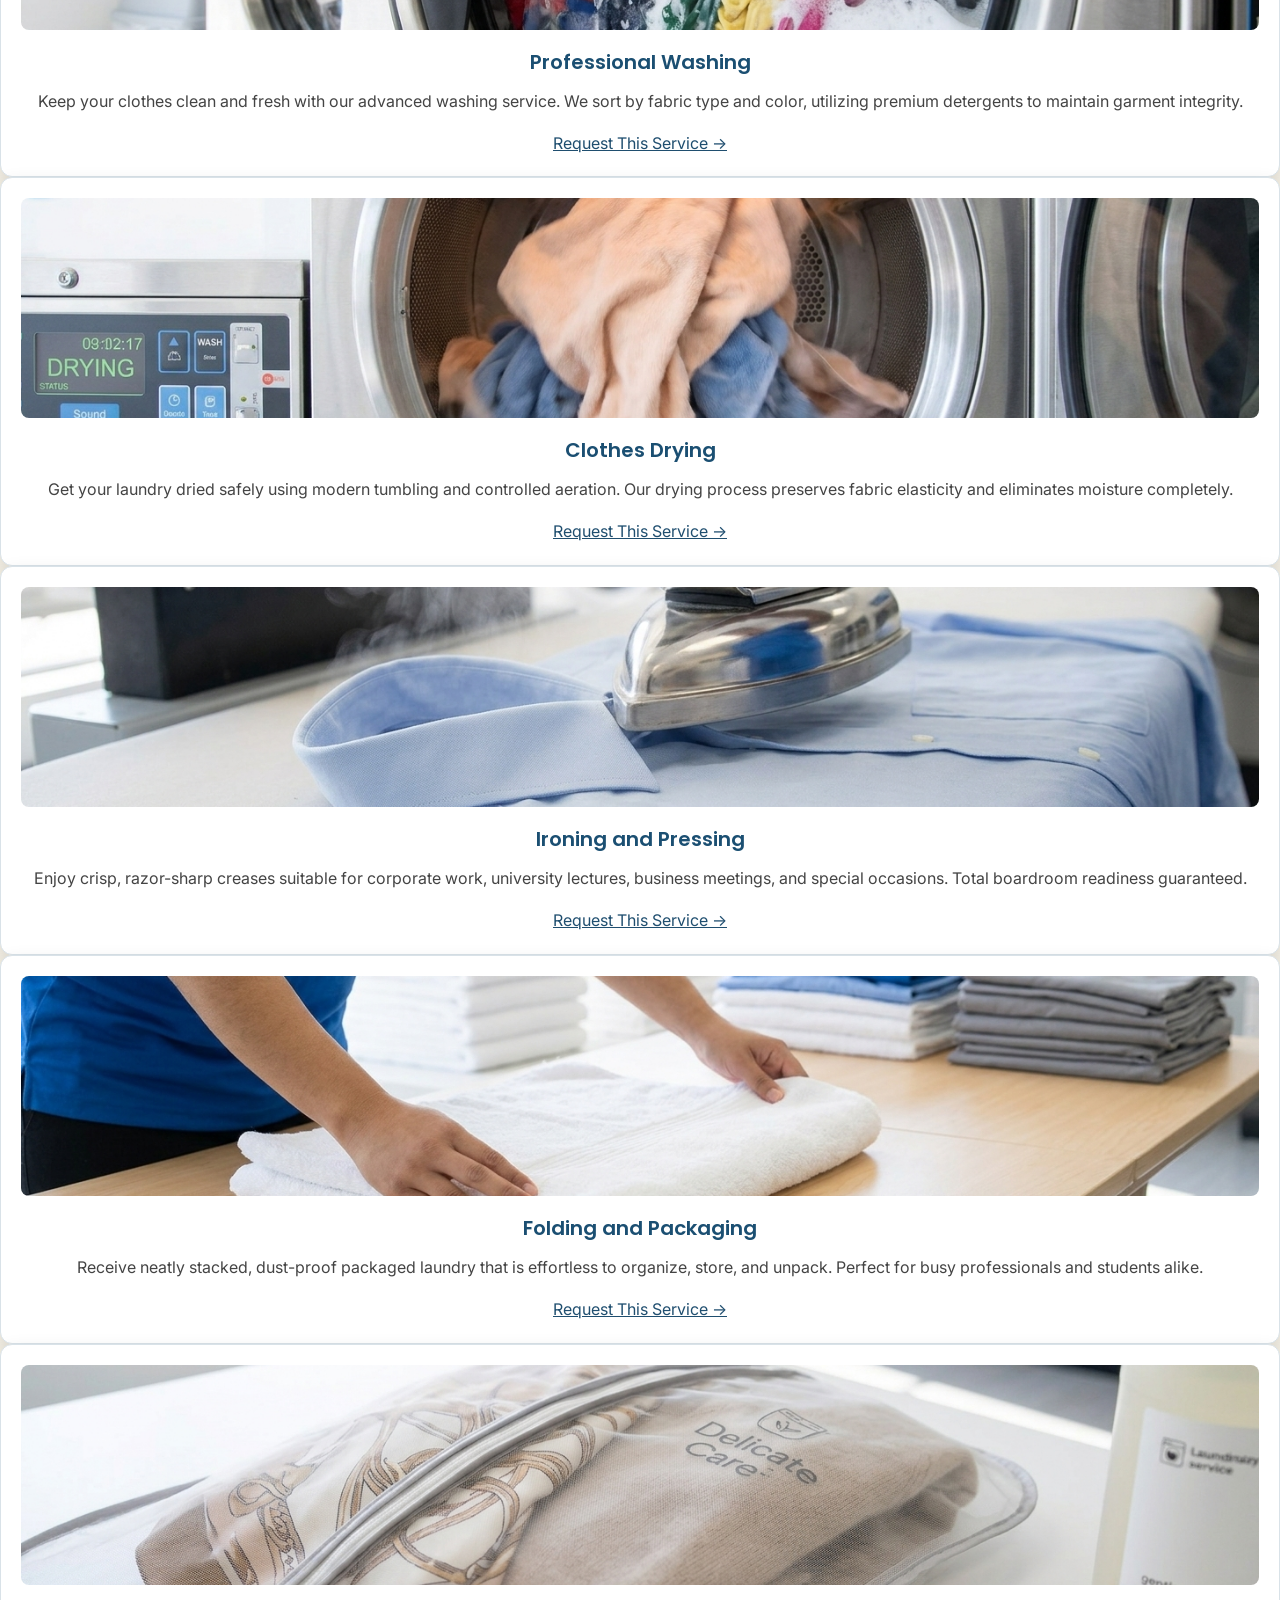
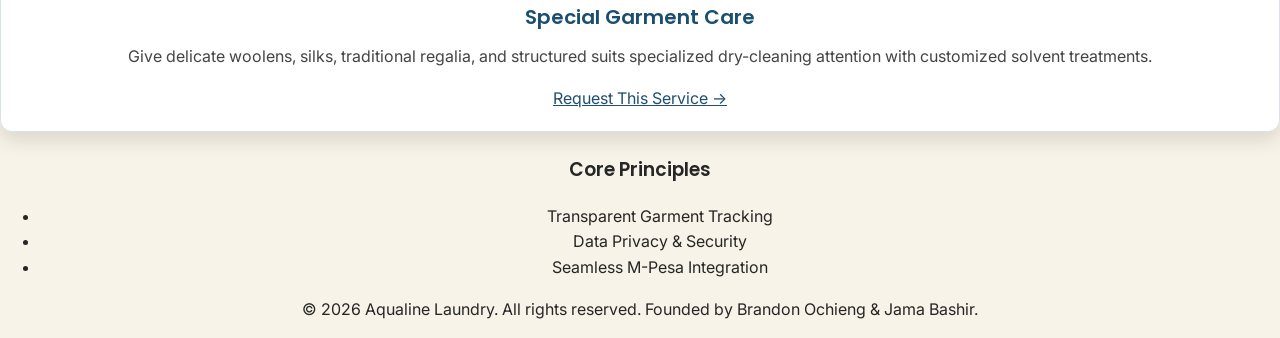
<file: services.html>
<!DOCTYPE html>
<html lang="en">
<head>
    <meta charset="UTF-8">
    <meta name="viewport" content="width=device-width, initial-scale=1.0">
    <title>Our Services|Aqualine Laundry Services.</title>
    <link rel="icon" type="image/png" href="img/logo.png">
    <link rel="preconnect" href="https://fonts.googleapis.com">
    <link rel="preconnect" href="https://fonts.gstatic.com" crossorigin>
    <link href="https://fonts.googleapis.com/css2?family=Inter:wght@300;400;500;600;700&family=Poppins:wght@300;400;500;600;700;800&display=swap" rel="stylesheet">
    <link rel="stylesheet" href="style1.css">
    <script src="js/script.js" defer></script>
</head>
<body>
<header class="site-header">
    <a href="index.html" class="brand-logo">
        <img src="img/logo.png" alt="Aqualine Laundry Logo">
    </a>

    <h1>AQUALINE LAUNDRY SERVICES</h1>
</header>
<nav class="main-navigation" aria-label="Main navigation">
    <ul>
        <li><a href="index.html">Home</a></li>
        <li><a href="about.html">About Us</a></li>
        <li><a href="services.html">Services</a></li>
        <li><a href="delivery.html">Delivery</a></li>
        <li><a href="tracking.html">Track Order</a></li>
        <li><a href="contact.html">Contact</a></li>
    </ul>
</nav>

    <main class="services-main-content">
        <!-- ================= HERO SECTION ================= -->
        <section class="services-hero-section">
            <div class="container">
                <div class="hero-text-content">
                    <span class="section-label">PREMIUM GARMENT CARE</span>
                    <h2>Expert Laundry Services Tailored for You</h2>
                    <a href="t,forms.html">Fill Out Laundry Form</a>
                    <p><em>Welcome to Aqualine Laundry Services! We appreciate your trust in allowing us to care for your garments. Whether it is your daily attire, university wear, or fine corporate suits, our team handles every item with extreme precision, hygiene, and care—ensuring you always step out looking and feeling your best.</em></p>
                    <p class="hero-description">
                        Experience professional laundry care designed around your lifestyle. We handle your garments with precision and eco-friendly care so you can spend more time on what matters most.
                    </p>
                    <div class="hero-buttons">
                        <a href="t,forms.html" class="primary-button">View Pricing Tiers</a>
                        <a href="#service-booking" class="secondary-button">Book Service Now</a>
                    </div>
                </div>
                <div class="hero-visual">
                    <img src="img/laundry-hero.jpg" alt="Clean, freshly folded laundry at Aqualine Hub" class="hero-image">
                </div>
            </div>
        </section>

        <!-- ================= SERVICES / PRODUCTS GRID ================= -->
        <section class="services-section" id="services">
            <div class="container">
                <div class="section-heading">
                    <span class="section-label">WHAT WE OFFER</span>
                    <h2>Our Comprehensive Laundry Services</h2>
                    <p>Professional care for your everyday clothing, delicate corporate wear, heavy bedding, and household fabrics across<strong> Madraka Estate, Nairobi</strong> and neighboring areas.</p>
                </div>

                <div class="services-grid">
                    <!-- Service 1 -->
                    <article class="service-card">
                        <div class="service-visual">
                            <img src="img/washing-service.jpg" alt="Clothes being washed with care" class="service-image">
                        </div>
                        <div class="service-content">
                            <h3>Professional Washing</h3>
                            <p>
                                Keep your clothes clean and fresh with our advanced washing service. We sort by fabric type and color, utilizing premium detergents to maintain garment integrity.
                            </p>
                            <a href="t,forms.html" class="service-link">Request This Service &rarr;</a>
                        </div>
                    </article>

                    <!-- Service 2 -->
                    <article class="service-card">
                        <div class="service-visual">
                            <img src="img/drying-service.jpg" alt="Fresh laundry drying efficiently" class="service-image">
                        </div>
                        <div class="service-content">
                            <h3>Clothes Drying</h3>
                            <p>
                                Get your laundry dried safely using modern tumbling and controlled aeration. Our drying process preserves fabric elasticity and eliminates moisture completely.
                            </p>
                            <a href="t,forms.html" class="service-link">Request This Service &rarr;</a>
                        </div>
                    </article>

                    <!-- Service 3 -->
                    <article class="service-card">
                        <div class="service-visual">
                            <img src="img/ironing-service.jpg" alt="Professionally ironed shirts and trousers" class="service-image">
                        </div>
                        <div class="service-content">
                            <h3>Ironing and Pressing</h3>
                            <p>
                                Enjoy crisp, razor-sharp creases suitable for corporate work, university lectures, business meetings, and special occasions. Total boardroom readiness guaranteed.
                            </p>
                            <a href="t,forms.html" class="service-link">Request This Service &rarr;</a>
                        </div>
                    </article>

                    <!-- Service 4 -->
                    <article class="service-card">
                        <div class="service-visual">
                            <img src="img/folding-service.jpg" alt="Clean clothes folded neatly" class="service-image">
                        </div>
                        <div class="service-content">
                            <h3>Folding and Packaging</h3>
                            <p>
                                Receive neatly stacked, dust-proof packaged laundry that is effortless to organize, store, and unpack. Perfect for busy professionals and students alike.
                            </p>
                            <a href="t,forms.html" class="service-link">Request This Service &rarr;</a>
                        </div>
                    </article>

                    <!-- Service 5 -->
                    <article class="service-card">
                        <div class="service-visual">
                            <img src="img/garment-care.jpg" alt="Delicate clothing being handled carefully" class="service-image">
                        </div>
                        <div class="service-content">
                            <h3>Special Garment Care</h3>
                            <p>
                                Give delicate woolens, silks, traditional regalia, and structured suits specialized dry-cleaning attention with customized solvent treatments.
                            </p>
                            <a href="t,forms.html" class="service-link">Request This Service &rarr;</a>
                        </div>
                    </article>
        


     
    <!-- ================= FOOTER ================= -->
    <footer>
        <div class="footer-principles">
            <h3>Core Principles</h3>
            <ul>
                <li>Transparent Garment Tracking</li>
                <li>Data Privacy & Security</li>
                <li>Seamless M-Pesa Integration</li>
            </ul>
        </div>
        <div class="footer-bottom">
            <p>&copy; 2026 Aqualine Laundry. All rights reserved. Founded by Brandon Ochieng & Jama Bashir.</p>
        </div>
    </footer>
</body>
</html>
</file>
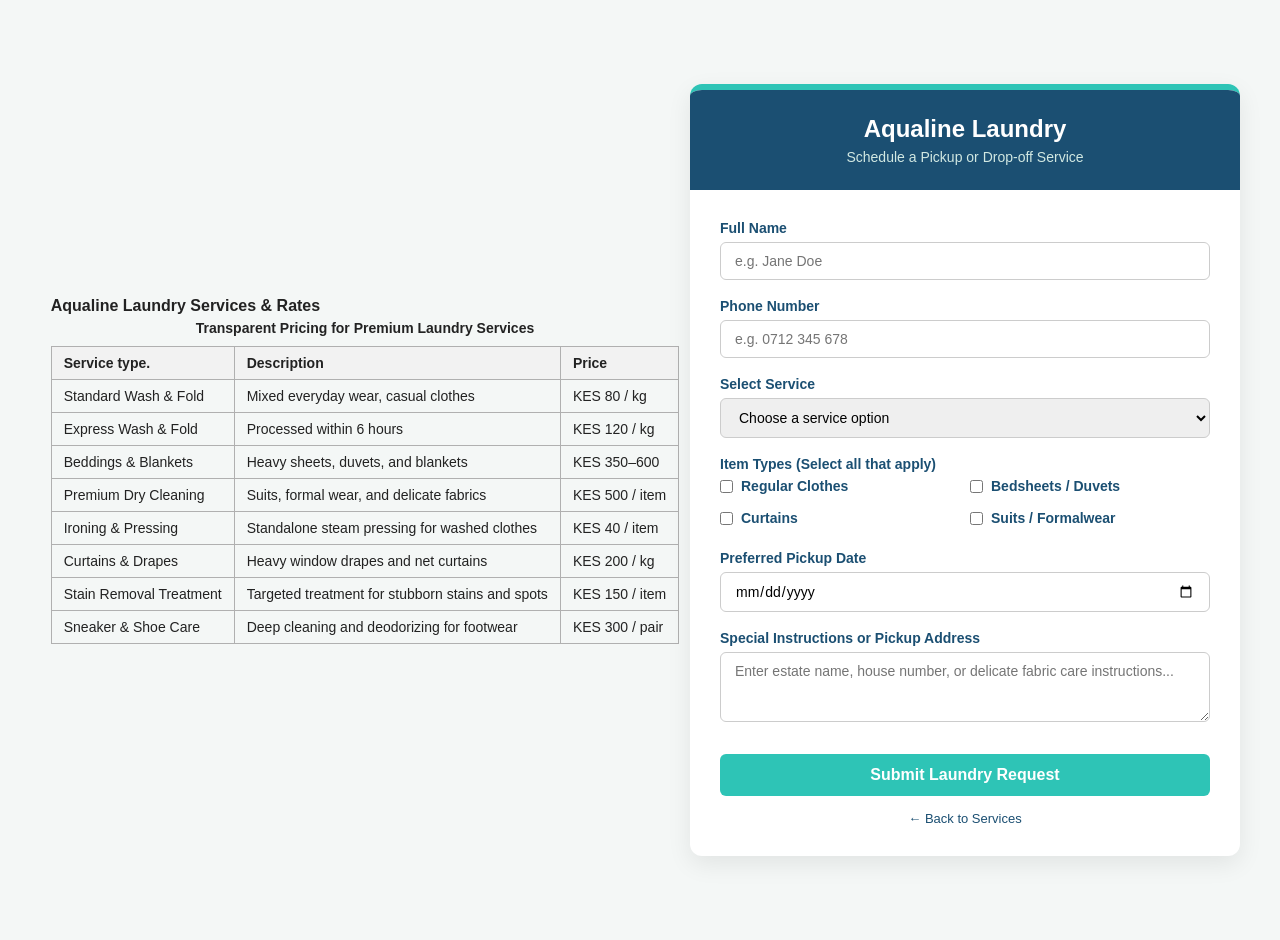
<file: t,forms.html>
<!DOCTYPE html>
<html lang="en">
<head>
    <meta charset="UTF-8">
    <meta name="viewport" content="width=device-width, initial-scale=1.0">
    <title>Aqualine Pricing Tabes</title>
        <link rel="icon" type="image/png" href="img/logo.png">
        <script src="js/script.js" defer></script>
    <style>
        body {
            font-family: Arial, sans-serif;
            margin: 20px;
            color: #333;
        }
        .table-container {
            max-width: 700px;
            margin: auto;
        }
        h3 {
            margin-bottom: 5px;
            font-size: 16px;
        }
        .subtitle {
            text-align: center;
            font-weight: bold;
            font-size: 14px;
            margin-bottom: 10px;
        }
        table {
            width: 100%;
            border-collapse: collapse;
            font-size: 14px;
        }
        th, td {
            border: 1px solid #b0b0b0;
            padding: 8px 12px;
            text-align: left;
        }
        th {
            background-color: #f2f2f2;
            font-weight: bold;
        }
        td:nth-child(4) {
            text-align: right; /* Aligns litres values nicely */
        }
        th:nth-child(4) {
            text-align: left;
        }
    </style>
</head>
<body>

<div class="table-container">
    <h3>Aqualine Laundry Services & Rates</h3>
    <div class="subtitle">Transparent Pricing for Premium Laundry Services</div>

    <table>
        <thead>
            <tr>
                <th>Service type.</th>
                <th>Description</th>
                <th>Price</th>
            
            </tr>
        </thead>
        <tbody>
            <tr>
                <td>Standard Wash &amp; Fold</td>
                <td>Mixed everyday wear, casual clothes</td>
                <td>KES 80 / kg</td>
            
            </tr>
            <tr>
                <td>Express Wash &amp; Fold</td>
                <td>Processed within 6 hours</td>
                <td>KES 120 / kg</td>
            
            </tr>
            <tr>
                <td>Beddings &amp; Blankets</td>
                <td>Heavy sheets, duvets, and blankets</td>
                <td>KES 350–600</td>
           
            </tr>
            <!-- Additional Aqualine Laundry Service Items -->
<tr>
    <td>Premium Dry Cleaning</td>
    <td>Suits, formal wear, and delicate fabrics</td>
    <td>KES 500 / item</td>
</tr>
<tr>
    <td>Ironing & Pressing</td>
    <td>Standalone steam pressing for washed clothes</td>
    <td>KES 40 / item</td>
</tr>
<tr>
    <td>Curtains & Drapes</td>
    <td>Heavy window drapes and net curtains</td>
    <td>KES 200 / kg</td>
</tr>
<tr>
    <td>Stain Removal Treatment</td>
    <td>Targeted treatment for stubborn stains and spots</td>
    <td>KES 150 / item</td>
</tr>
<tr>
    <td>Sneaker & Shoe Care</td>
    <td>Deep cleaning and deodorizing for footwear</td>
    <td>KES 300 / pair</td>
</tr>
        </tbody>
    </table>
</div>
<style>
        :root {
            --primary-blue: #1B4F72;
            --fresh-aqua: #2EC4B6;
            --light-bg: #F4F7F6;
            --dark-text: #222222;
        }

        * {
            box-sizing: border-box;
            margin: 0;
            padding: 0;
            font-family: 'Segoe UI', Tahoma, Geneva, Verdana, sans-serif;
        }

        body {
            background-color: var(--light-bg);
            color: var(--dark-text);
            display: flex;
            justify-content: center;
            align-items: center;
            min-height: 100vh;
            padding: 20px;
        }

        .form-card {
            background-color: #FFFFFF;
            width: 100%;
            max-width: 550px;
            border-radius: 12px;
            box-shadow: 0 8px 24px rgba(0, 0, 0, 0.08);
            overflow: hidden;
            border-top: 6px solid var(--fresh-aqua);
        }

        .form-header {
            background-color: var(--primary-blue);
            color: #FFFFFF;
            padding: 25px 30px;
            text-align: center;
        }

        .form-header h2 {
            font-size: 24px;
            margin-bottom: 6px;
        }

        .form-header p {
            font-size: 14px;
            color: #D1E8E2;
        }

        form {
            padding: 30px;
        }

        .form-group {
            margin-bottom: 18px;
        }

        label {
            display: block;
            font-weight: 600;
            margin-bottom: 6px;
            font-size: 14px;
            color: var(--primary-blue);
        }

        input[type="text"],
        input[type="tel"],
        input[type="date"],
        select,
        textarea {
            width: 100%;
            padding: 10px 14px;
            border: 1px solid #CCCCCC;
            border-radius: 6px;
            font-size: 14px;
            transition: border-color 0.2s ease;
        }

        input:focus,
        select:focus,
        textarea:focus {
            outline: none;
            border-color: var(--fresh-aqua);
            box-shadow: 0 0 5px rgba(46, 196, 182, 0.3);
        }

        .checkbox-group {
            display: grid;
            grid-template-columns: 1fr 1fr;
            gap: 10px;
            margin-top: 6px;
        }

        .checkbox-item {
            display: flex;
            align-items: center;
            gap: 8px;
            font-size: 14px;
        }

        button.btn-submit {
            width: 100%;
            background-color: var(--fresh-aqua);
            color: #FFFFFF;
            border: none;
            padding: 12px;
            font-size: 16px;
            font-weight: bold;
            border-radius: 6px;
            cursor: pointer;
            transition: background-color 0.2s ease;
            margin-top: 10px;
        }

        button.btn-submit:hover {
            background-color: #25a094;
        }

        .back-link {
            display: block;
            text-align: center;
            margin-top: 15px;
            font-size: 13px;
            color: var(--primary-blue);
            text-decoration: none;
        }

        .back-link:hover {
            text-decoration: underline;
        }
    </style>
</head>
<body>

<div class="form-card">
    <div class="form-header">
        <h2>Aqualine Laundry</h2>
        <p>Schedule a Pickup or Drop-off Service</p>
    </div>

    <form action="#" method="POST">
        <!-- Full Name -->
        <div class="form-group">
            <label for="fullName">Full Name</label>
            <input type="text" id="fullName" name="fullName" placeholder="e.g. Jane Doe" required>
        </div>

        <!-- Phone Number -->
        <div class="form-group">
            <label for="phone">Phone Number</label>
            <input type="tel" id="phone" name="phone" placeholder="e.g. 0712 345 678" required>
        </div>

        <!-- Service Type -->
        <div class="form-group">
            <label for="serviceType">Select Service</label>
            <select id="serviceType" name="serviceType" required>
                <option value="" disabled selected>Choose a service option</option>
                <option value="wash-fold">Wash & Fold</option>
                <option value="wash-iron">Wash & Iron</option>
                <option value="dry-cleaning">Dry Cleaning</option>
                <option value="duvet-bedding">Duvet & Bedding Cleaning</option>
                <option value="stain-removal">Specialty Stain Removal</option>
            </select>
        </div>

        <!-- Additional Items Checkboxes -->
        <div class="form-group">
            <label>Item Types (Select all that apply)</label>
            <div class="checkbox-group">
                <label class="checkbox-item"><input type="checkbox" name="items[]" value="everyday"> Regular Clothes</label>
                <label class="checkbox-item"><input type="checkbox" name="items[]" value="bedding"> Bedsheets / Duvets</label>
                <label class="checkbox-item"><input type="checkbox" name="items[]" value="curtains"> Curtains</label>
                <label class="checkbox-item"><input type="checkbox" name="items[]" value="suits"> Suits / Formalwear</label>
            </div>
        </div>

        <!-- Pickup Date -->
        <div class="form-group">
            <label for="pickupDate">Preferred Pickup Date</label>
            <input type="date" id="pickupDate" name="pickupDate" required>
        </div>

        <!-- Delivery/Pickup Notes -->
        <div class="form-group">
            <label for="notes">Special Instructions or Pickup Address</label>
            <textarea id="notes" name="notes" rows="3" placeholder="Enter estate name, house number, or delicate fabric care instructions..."></textarea>
        </div>

        <!-- Submit Button -->
        <button type="submit" class="btn-submit">Submit Laundry Request</button>

        <!-- Link back to services -->
        <a href="services.html" class="back-link">← Back to Services</a>
    </form>
</div>

</body>
</html>
</file>
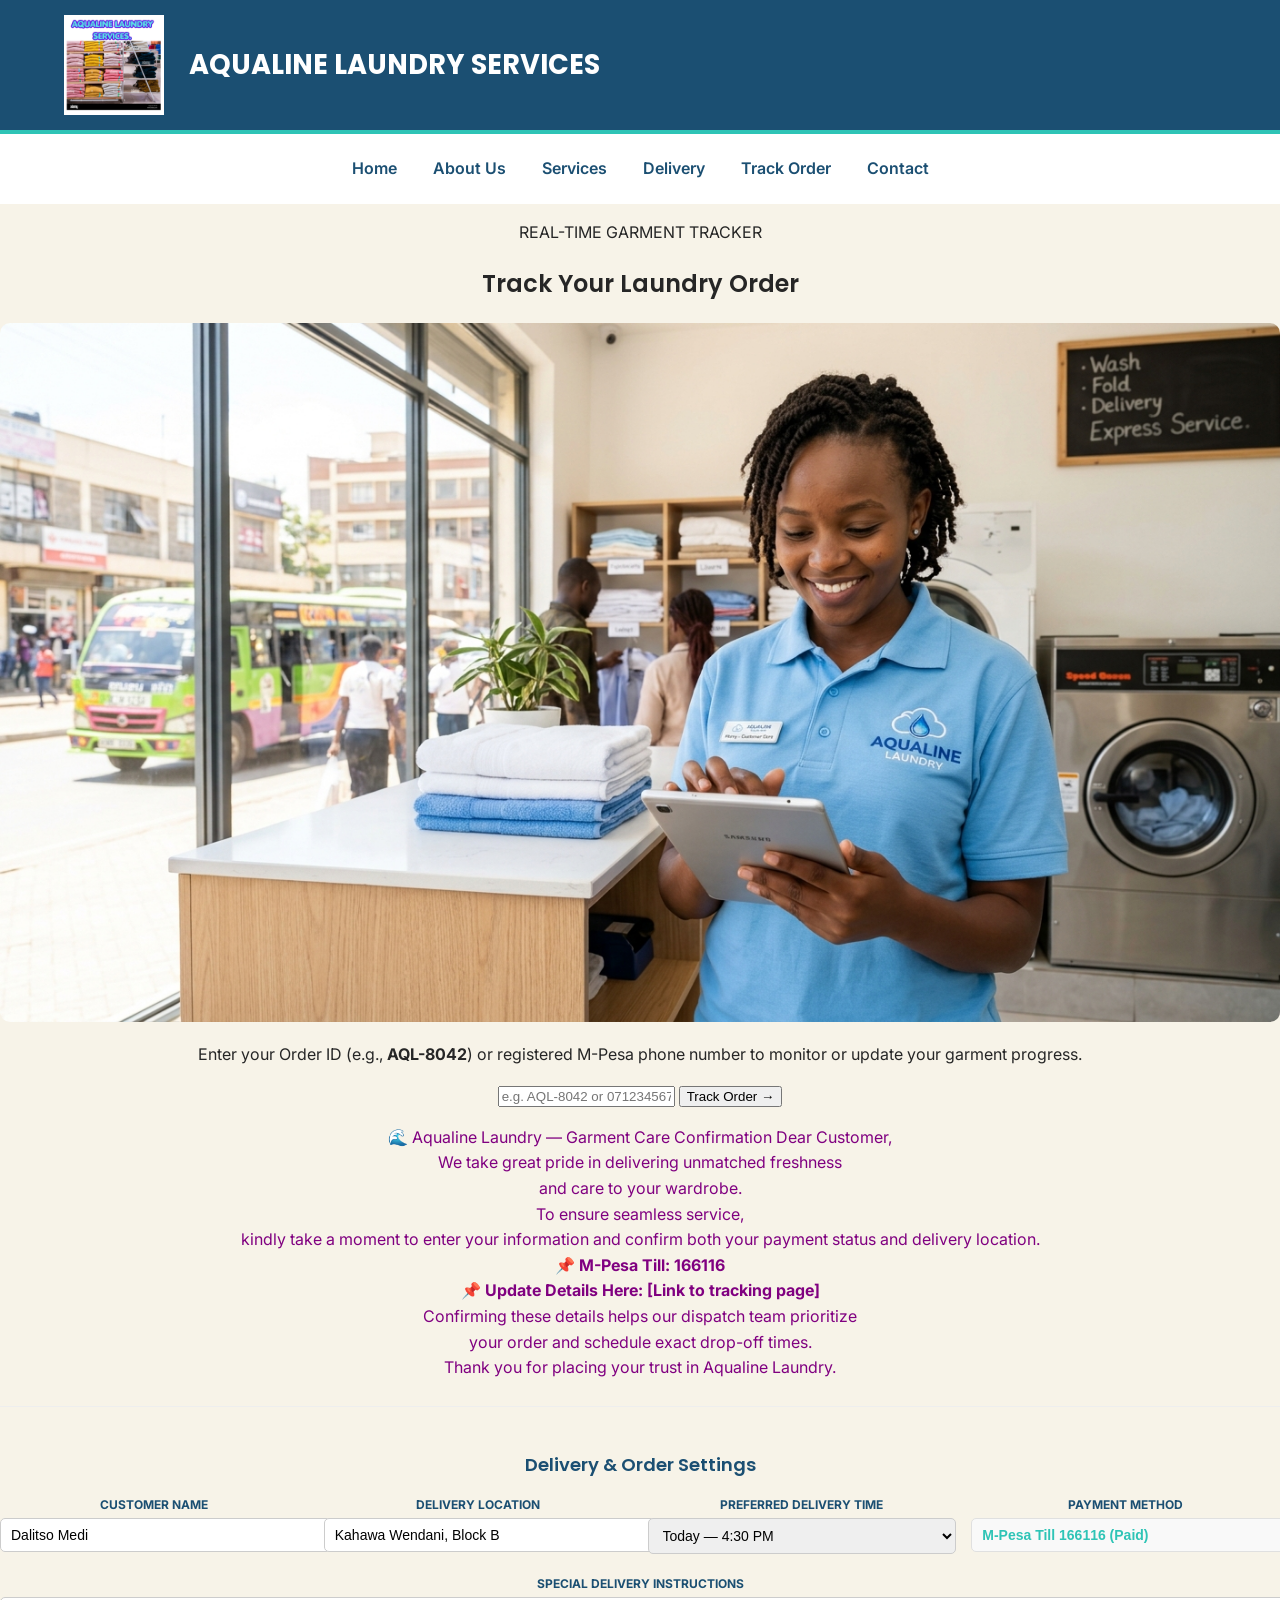
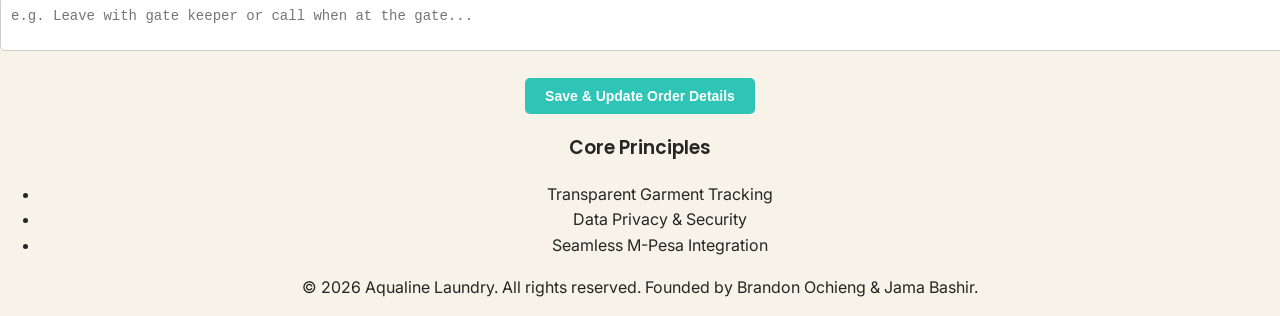
<file: tracking.html>
<!DOCTYPE html>
<html lang="en">
<head>
    <meta charset="UTF-8">
    <meta name="viewport" content="width=device-width, initial-scale=1.0">
    <title>Order Tracking Page|Aqualine Laundry Services.</title>
    <link rel="icon" type="image/png" href="img/logo.png">
    <link rel="preconnect" href="https://fonts.googleapis.com">
    <link rel="preconnect" href="https://fonts.gstatic.com" crossorigin>
    <link href="https://fonts.googleapis.com/css2?family=Inter:wght@300;400;500;600;700&family=Poppins:wght@300;400;500;600;700;800&display=swap" rel="stylesheet">
    <link rel="stylesheet" href="style1.css">
    <script src="js/script.js" defer></script>
</head>
<body>
<header class="site-header">
    <a href="index.html" class="brand-logo">
        <img src="img/logo.png" alt="Aqualine Laundry Logo">
    </a>

    <h1>AQUALINE LAUNDRY SERVICES</h1>
</header>

<nav class="main-navigation" aria-label="Main navigation">
    <ul>
        <li><a href="index.html">Home</a></li>
        <li><a href="about.html">About Us</a></li>
        <li><a href="services.html">Services</a></li>
        <li><a href="delivery.html">Delivery</a></li>
        <li><a href="tracking.html">Track Order</a></li>
        <li><a href="contact.html">Contact</a></li>
    </ul>
</nav>
<main class="tracking-main-content">
        <!-- ================= HERO TRACKING SEARCH ================= -->
        <section class="tracking-hero-section">
            <div class="container">
                <div class="tracking-search-box">
                    <p class="section-label">REAL-TIME GARMENT TRACKER</p>
                    <h2>Track Your Laundry Order</h2>
                    
                    <div class="hero-visual">
                        <img src="img/tracking.jpg" alt="Clean, freshly folded laundry at Aqualine Hub" class="hero-image">
                    </div>
                    
                    <p class="tracking-subtext">Enter your Order ID (e.g., <strong>AQL-8042</strong>) or registered M-Pesa phone number to monitor or update your garment progress.</p>

                    <!-- Order Lookup Form -->
                    <form action="#" method="GET" class="tracking-form" id="lookupForm">
                        <div class="search-input-group">
                            <input type="text" id="order-lookup" name="order-lookup" placeholder="e.g. AQL-8042 or 0712345678" required>
                            <button type="submit" class="btn-track-submit">Track Order &rarr;</button>
                        </div>
                    </form>
                </div>
            </div>
        </section>
<p style="color:purple;">🌊 Aqualine Laundry — Garment Care Confirmation

Dear Customer,<br>

We take great pride in delivering unmatched freshness<br> and care to your wardrobe.<br> To ensure seamless service,<br> kindly take a moment to enter your information and confirm both your payment status and delivery location.<br>
<strong>
📌 M-Pesa Till: 166116<br>

📌 Update Details Here: [Link to tracking page]<br></strong>

Confirming these details helps our dispatch team prioritize<br> your order and schedule exact drop-off times.<br> Thank you for placing your trust in Aqualine Laundry.</p>
        <!-- ================= LIVE STATUS & INTERACTIVE FORMS ================= -->
        <section class="tracking-results-section">
            <div class="container">
                <div class="order-status-card">
                    <div class="order-header-info">
                        <div>
        

                   

                    <!-- Form 1: Customer & Delivery Details Form (Editable Fields) -->
                    <form id="orderUpdateForm" action="#" method="POST" style="margin-top:25px; padding-top:20px; border-top:1px solid #eee;">
                        <h4 style="color:#1B4F72; margin-bottom:15px; font-size:18px;">Delivery & Order Settings</h4>
                        
                        <div class="order-details-grid" style="display:grid; grid-template-columns: repeat(auto-fit, minmax(220px, 1fr)); gap:15px; margin-bottom:20px;">
                            <div class="form-group">
                                <label for="custName" style="display:block; font-size:12px; font-weight:bold; color:#1B4F72; margin-bottom:4px;">CUSTOMER NAME</label>
                                <input type="text" id="custName" name="custName" value="Dalitso Medi" style="width:100%; padding:8px 10px; border:1px solid #ccc; border-radius:5px; font-size:14px;" required>
                            </div>

                            <div class="form-group">
                                <label for="deliveryAddress" style="display:block; font-size:12px; font-weight:bold; color:#1B4F72; margin-bottom:4px;">DELIVERY LOCATION</label>
                                <input type="text" id="deliveryAddress" name="deliveryAddress" value="Kahawa Wendani, Block B" style="width:100%; padding:8px 10px; border:1px solid #ccc; border-radius:5px; font-size:14px;" required>
                            </div>

                            <div class="form-group">
                                <label for="deliveryTimeSlot" style="display:block; font-size:12px; font-weight:bold; color:#1B4F72; margin-bottom:4px;">PREFERRED DELIVERY TIME</label>
                                <select id="deliveryTimeSlot" name="deliveryTimeSlot" style="width:100%; padding:8px 10px; border:1px solid #ccc; border-radius:5px; font-size:14px;">
                                    <option value="4:30 PM" selected>Today — 4:30 PM</option>
                                    <option value="6:00 PM">Today — 6:00 PM</option>
                                    <option value="Tomorrow AM">Tomorrow — Morning (9:00 AM)</option>
                                </select>
                            </div>

                            <div class="form-group">
                                <label for="paymentMethod" style="display:block; font-size:12px; font-weight:bold; color:#1B4F72; margin-bottom:4px;">PAYMENT METHOD</label>
                                <input type="text" id="paymentMethod" value="M-Pesa Till 166116 (Paid)" readonly style="width:100%; padding:8px 10px; border:1px solid #e0e0e0; background:#f9f9f9; border-radius:5px; font-size:14px; color:#2EC4B6; font-weight:bold;">
                            </div>
                        </div>

                        <!-- Form 2: Special Handling Instructions Input -->
                        <div class="form-group" style="margin-bottom:20px;">
                            <label for="specialInstructions" style="display:block; font-size:12px; font-weight:bold; color:#1B4F72; margin-bottom:4px;">SPECIAL DELIVERY INSTRUCTIONS</label>
                            <textarea id="specialInstructions" name="specialInstructions" rows="2" placeholder="e.g. Leave with gate keeper or call when at the gate..." style="width:100%; padding:10px; border:1px solid #ccc; border-radius:5px; font-size:14px;"></textarea>
                        </div>

                        <button type="submit" style="background:#2EC4B6; color:#ffffff; border:none; padding:10px 20px; border-radius:5px; font-weight:bold; cursor:pointer; font-size:14px; transition: background 0.2s;">Save & Update Order Details</button>
                    </form>

                </div>
            </div>
        </section>
    </main>

    <!-- ================= FOOTER ================= -->
    <footer>
        <div class="footer-principles">
            <h3>Core Principles</h3>
            <ul>
                <li>Transparent Garment Tracking</li>
                <li>Data Privacy & Security</li>
                <li>Seamless M-Pesa Integration</li>
            </ul>
        </div>
        <div class="footer-bottom">
            <p>&copy; 2026 Aqualine Laundry. All rights reserved. Founded by Brandon Ochieng & Jama Bashir.</p>
        </div>
    </footer>
</body>
</html>
</file>
<file: style1.css>
he * - selects all elements on the page
*/

* {
    box-sizing : border-box;
}
body {
    margin: 0;
    min-height: 100vh;
    display: flex;
    flex-direction: column;
    background: #f7f3e8;
    color: #262626;
    line-height: 1.6;
    font-family: 'Inter', sans-serif;
    text-align: center;
}
h1, h2, h3, h4 {
    font-family: 'Poppins', sans-serif;
    font-weight: 600;
}

.site-header h1 {
margin: 0;
color: #FFFFFF;
font-family: 'Poppins', sans-serif;
font-size: 1.7rem;
font-weight: 700;
text-align: left;
}
header h1 {
    font-size: 1.8rem;
    margin: 0;
}
.site-header {
display: flex;
flex-direction: row;
align-items: center;
justify-content: flex-start;
gap: 25px;
width: 100%;
min-height: 120px;
padding: 15px 5%;
background-color: #1B4F72;
color: #FFFFFF;
border-bottom: 4px solid #2EC4B6;
box-sizing: border-box;
}
header{
    background: darkblue;
    color: #f7f3e8;
  padding: 1rem 5%;
  display: flex;
  align-items: right;
}
.main-navigation {
    position: sticky;
    top: 0;
    z-index: 1000;
    width: 100%;
    background: #FFFFFF;
}
.main-navigation ul {
    display: flex;
    justify-content: center;
    align-items: center;
    flex-wrap: wrap;
    gap: 8px;
    margin: 0;
    padding: 12px 5%;
    list-style: none;
} 
.main-navigation a:hover,
.main-navigation a:focus-visible {
    background: #DDF5F1;
    color: #12364D;
}
.main-navigation a {
    display: block;
    padding: 10px 14px;
    border-radius: 6px;
    color: #1B4F72;
    text-decoration: none;
    font-weight: 600;
}
a {
    color: #1f4e6f;
}

/* General image styling */
img {
    display: block;
    max-width: 100%;
    height: auto;
    border-radius: 10px;
    object-fit: cover;
}

/* Images inside the main content */
main img {
    margin: 20px auto;
}
/* Service Card Design */
.service-card {
    background-color: #FFFFFF;
    border: 1px solid #D9E2E8;
    border-radius: 12px;
    padding: 20px;
    margin: 0;
    box-shadow: 0 4px 12px rgba(0, 0, 0, 0.06);
    text-align: center;
    transition: transform 0.3s ease, box-shadow 0.3s ease;
    box-sizing: border-box;
}
.service-card img,
.service-image {
display: block;
width: 100%;
height: 220px;
object-fit: cover;
object-position: center;
border-radius: 8px;
margin: 0 auto 18px;
transition: transform 0.3s ease;
}
/* Service Card Headings */
.service-card h2,
.service-card h3 {
    color: #1B4F72;
    font-family: 'Poppins', sans-serif;
    font-size: 1.25rem;
    font-weight: 600;
    line-height: 1.4;
    margin-top: 0;
    margin-bottom: 12px;
}

/* Service Card Descriptions */
.service-card p {
    color: #444444;
    font-family: 'Inter', sans-serif;
    font-size: 1rem;
    line-height: 1.7;
    margin-top: 0;
    margin-bottom: 16px;
}
.service-card {
transform: translateY(-4px);
box-shadow: 0 8px 20px rgba(0, 0, 0, 0.12);
}

/* Service Card Hover Effect */
.service-card:hover {
    transform: translateY(-4px);
    box-shadow: 0 8px 20px rgba(0, 0, 0, 0.12);
}

/* Hover effect */
.service-card img:hover,
.service-image:hover {
    transform: scale(1.02);
    box-shadow: 0 6px 18px rgba(0, 0, 0, 0.15);
}

/* Logo styling */
.brand-logo img {
    width: 100px;
    height: 100px;
    object-fit: contain;
    border-radius: 0;
}

/* Mobile image adjustments */
@media (max-width: 700px) {
    img {
        max-width: 100%;
        height: auto;
    }

  
nav ul {
    display: flex;
    justify-content: space-around;
   flex-wrap: nowrap;
    gap: 1.5rem;
    list-style: none;
    margin: 0;
   padding: 0.5rem 1rem;
  
}
.main-navigation {
    background: #FFFFFF;
    border-bottom: 1px solid #D9E2E8;
}

nav {
    position: sticky;
    top: 0;
}
/*grid layout */
                  
.brand-logo{
display: flex;
align-items: center;
gap: 15px;
flex-shrink: 0;
color: #FFFFFF;
text-decoration: none;
font-family: 'Poppins', sans-serif;
font-size: 1.2rem;
font-weight: 700;
}
.brand-logo img {
       display: block;
width: 500px;
height: 500px;
object-fit: contain;
border-radius: 4px;
}
/* Professional Website Footer */
footer {
    background-color: #1B4F72;
    color: #FFFFFF;
    border-top: 3px solid #D8A22B;
    padding: 25px 20px;
    margin-top: auto;
    text-align: center;
    line-height: 1.7;
    box-sizing: border-box;
}

/* Footer Links */
footer a {
    color: #FFFFFF;
    text-decoration: none;
    transition: color 0.3s ease;
}

/* Footer Link Hover Effect */
footer a:hover {
    color: #2EC4B6;
    text-decoration: underline;
}

/* Footer Paragraphs */
footer p {
    margin: 8px 0;
}

/*RWD - Responsive web design*/
/*Media Queuries*/
@media(max-width: 700px){
    main {
    flex: 1;
    width: 100%;
}}
    nav{
        position: static;
    }
    nav ul{
        flex-direction: column;
    }

@media (max-width: 700px) {
    .site-header {
        flex-direction: column;
        text-align: center;
    }

    .site-header h1 {
        font-size: 1.2rem;
    }

    .main-navigation ul {
        flex-direction: column;
        align-items: stretch;
          gap: 4px;
    }

    .main-navigation a {
        text-align: center;
    }

    img {
        max-width: 100%;
        height: auto;
    }
}
/* Keep website content away from screen edges */
main {
    width: 100%;
    max-width: 1200px;
    margin: 0 auto;
    padding: 30px 24px;
    box-sizing: border-box;
}

/* Add comfortable spacing to sidebars */
aside {
    padding: 20px;
    box-sizing: border-box;
}

/* Prevent long content from overflowing */
section,
article {
    max-width: 100%;
    box-sizing: border-box;
}

/* Make images fit their containers */
img {
    max-width: 100%;
    height: auto;
}

/* Adjust spacing on smaller screens */
@media (max-width: 700px) {
    main {
        padding: 20px 15px;
    }

    aside {
        padding: 15px;
    }
}
/* Consistent spacing between website sections */
section {
    margin-bottom: 35px;
    padding: 25px;
}

/* Improve paragraph readability */
p {
    line-height: 1.7;
    margin-bottom: 16px;
}

/* Keep headings separated from surrounding content */
h1, h2, h3, h4 {
    line-height: 1.3;
    margin-top: 0;
    margin-bottom: 18px;
}

/* Responsive spacing for mobile devices */
@media (max-width: 700px) {
    section {
        margin-bottom: 20px;
        padding: 15px;
    }

    p {
        line-height: 1.6;
    }
}
/* General button styling */
button,
input[type="submit"],
input[type="button"],
.btn {
    display: inline-block;
    padding: 12px 24px;
    background-color: #1B4F72;
    color: #FFFFFF;
    border: none;
    border-radius: 8px;
    font-family: 'Inter', sans-serif;
    font-size: 16px;
    font-weight: 600;
    text-decoration: none;
    text-align: center;
    cursor: pointer;
    transition: background-color 0.3s ease,
                transform 0.2s ease,
                box-shadow 0.3s ease;
}

/* Hover effect */
button:hover,
input[type="submit"]:hover,
input[type="button"]:hover,
.btn:hover {
    background-color: #2EC4B6;
    color: #12364D;
    transform: translateY(-2px);
    box-shadow: 0 4px 10px rgba(0, 0, 0, 0.15);
}

/* Keyboard accessibility */
button:focus-visible,
input[type="submit"]:focus-visible,
input[type="button"]:focus-visible,
.btn:focus-visible {
    outline: 3px solid #2EC4B6;
    outline-offset: 3px;
}

/* Mobile button adjustments */
@media (max-width: 700px) {
    button,
    input[type="submit"],
    input[type="button"],
    .btn {
        max-width: 100%;
        padding: 12px 18px;
    }
}
/* Main navigation bar */
.main-navigation {
    display: block;
    width: 100%;
    background: #FFFFFF;
    border-bottom: 1px solid #D9E2E8;
}

/* Horizontal navigation layout */
.main-navigation ul {
    display: flex;
    flex-direction: row;
    justify-content: center;
    align-items: center;
    flex-wrap: wrap;
    gap: 8px;
    margin: 0;
    padding: 12px 20px;
    list-style: none;
}

/* Navigation links */
.main-navigation ul li {
    display: block;
    margin: 0;
    padding: 0;
}

.main-navigation ul li a {
    display: block;
    padding: 10px 14px;
    border-radius: 6px;
    color: #1B4F72;
    text-decoration: none;
    font-weight: 600;
    white-space: nowrap;
    transition: background-color 0.3s ease, color 0.3s ease;
}

/* Hover and keyboard focus */
.main-navigation ul li a:hover,
.main-navigation ul li a:focus-visible {
    background: #DDF5F1;
    color: #12364D;
}

/* Mobile navigation */
@media (max-width: 700px) {
    .main-navigation ul {
        flex-direction: column;
        align-items: stretch;
    }

    .main-navigation ul li a {
        text-align: center;
    }
}
/* Service cards grid */
.services-grid {
    display: grid;
    grid-template-columns: repeat(3, minmax(0, 1fr));
    gap: 24px;
    width: 100%;
    max-width: 1200px;
    margin: 0 auto;
    padding: 20px 0;
    box-sizing: border-box;
}

/* Prevent cards from overflowing their grid columns */
.services-grid .service-card {
    min-width: 0;
    margin: 0;
}

/* Tablet layout */
@media (max-width: 900px) {
    .services-grid {
        grid-template-columns: repeat(2, minmax(0, 1fr));
        gap: 18px;
    }
}

/* Mobile layout */
@media (max-width: 600px) {
    .services-grid {
        grid-template-columns: minmax(0, 1fr);
        gap: 16px;
    }
}
     body {
            font-family: Arial, sans-serif;
            margin: 20px;
            color: #333;
        }
        .table-container {
            max-width: 700px;
            margin: auto;
        }
        h3 {
            margin-bottom: 5px;
            font-size: 16px;
        }
        .subtitle {
            text-align: center;
            font-weight: bold;
            font-size: 14px;
            margin-bottom: 10px;
        }
        table {
            width: 100%;
            border-collapse: collapse;
            font-size: 14px;
        }
        th, td {
            border: 1px solid #b0b0b0;
            padding: 8px 12px;
            text-align: left;
        }
        th {
            background-color: #f2f2f2;
            font-weight: bold;
        }
        td:nth-child(4) {
            text-align: right; /* Aligns litres values nicely */
        }
        th:nth-child(4) {
            text-align: left;
        }
</file>
